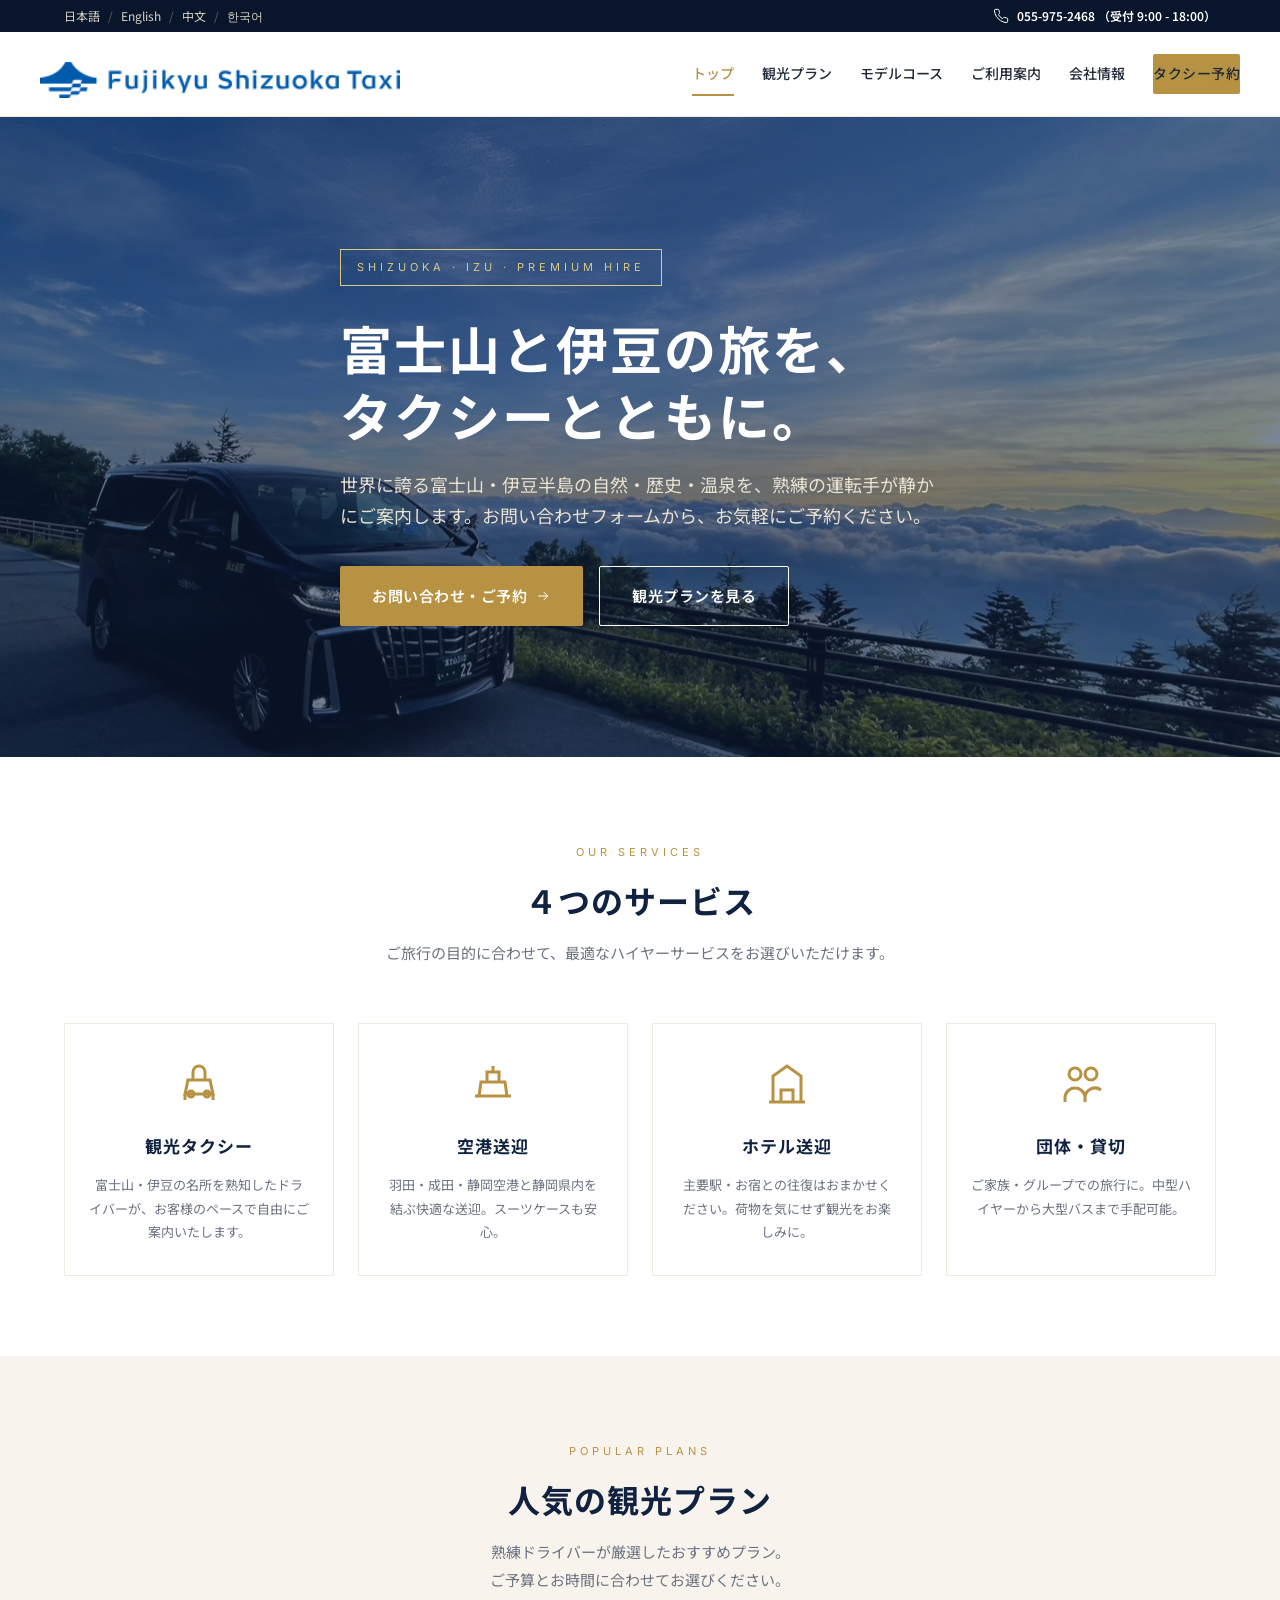
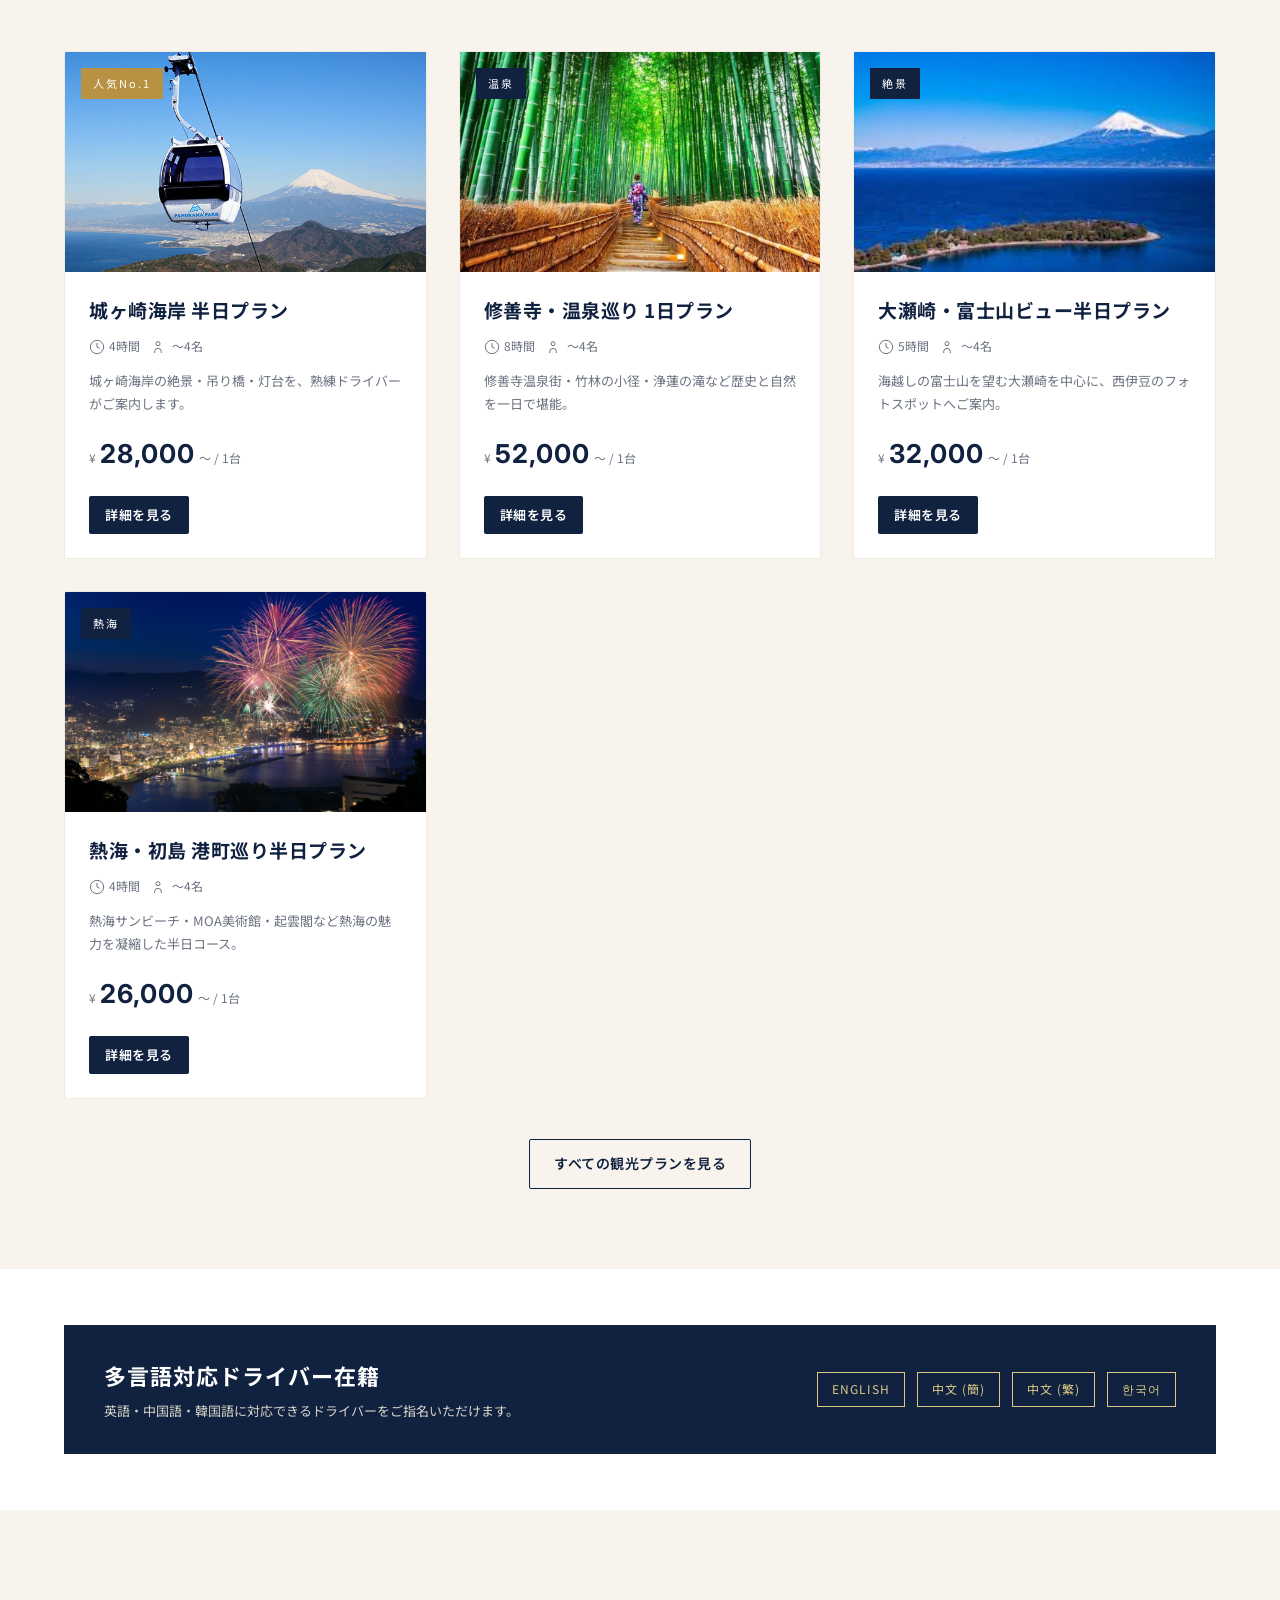
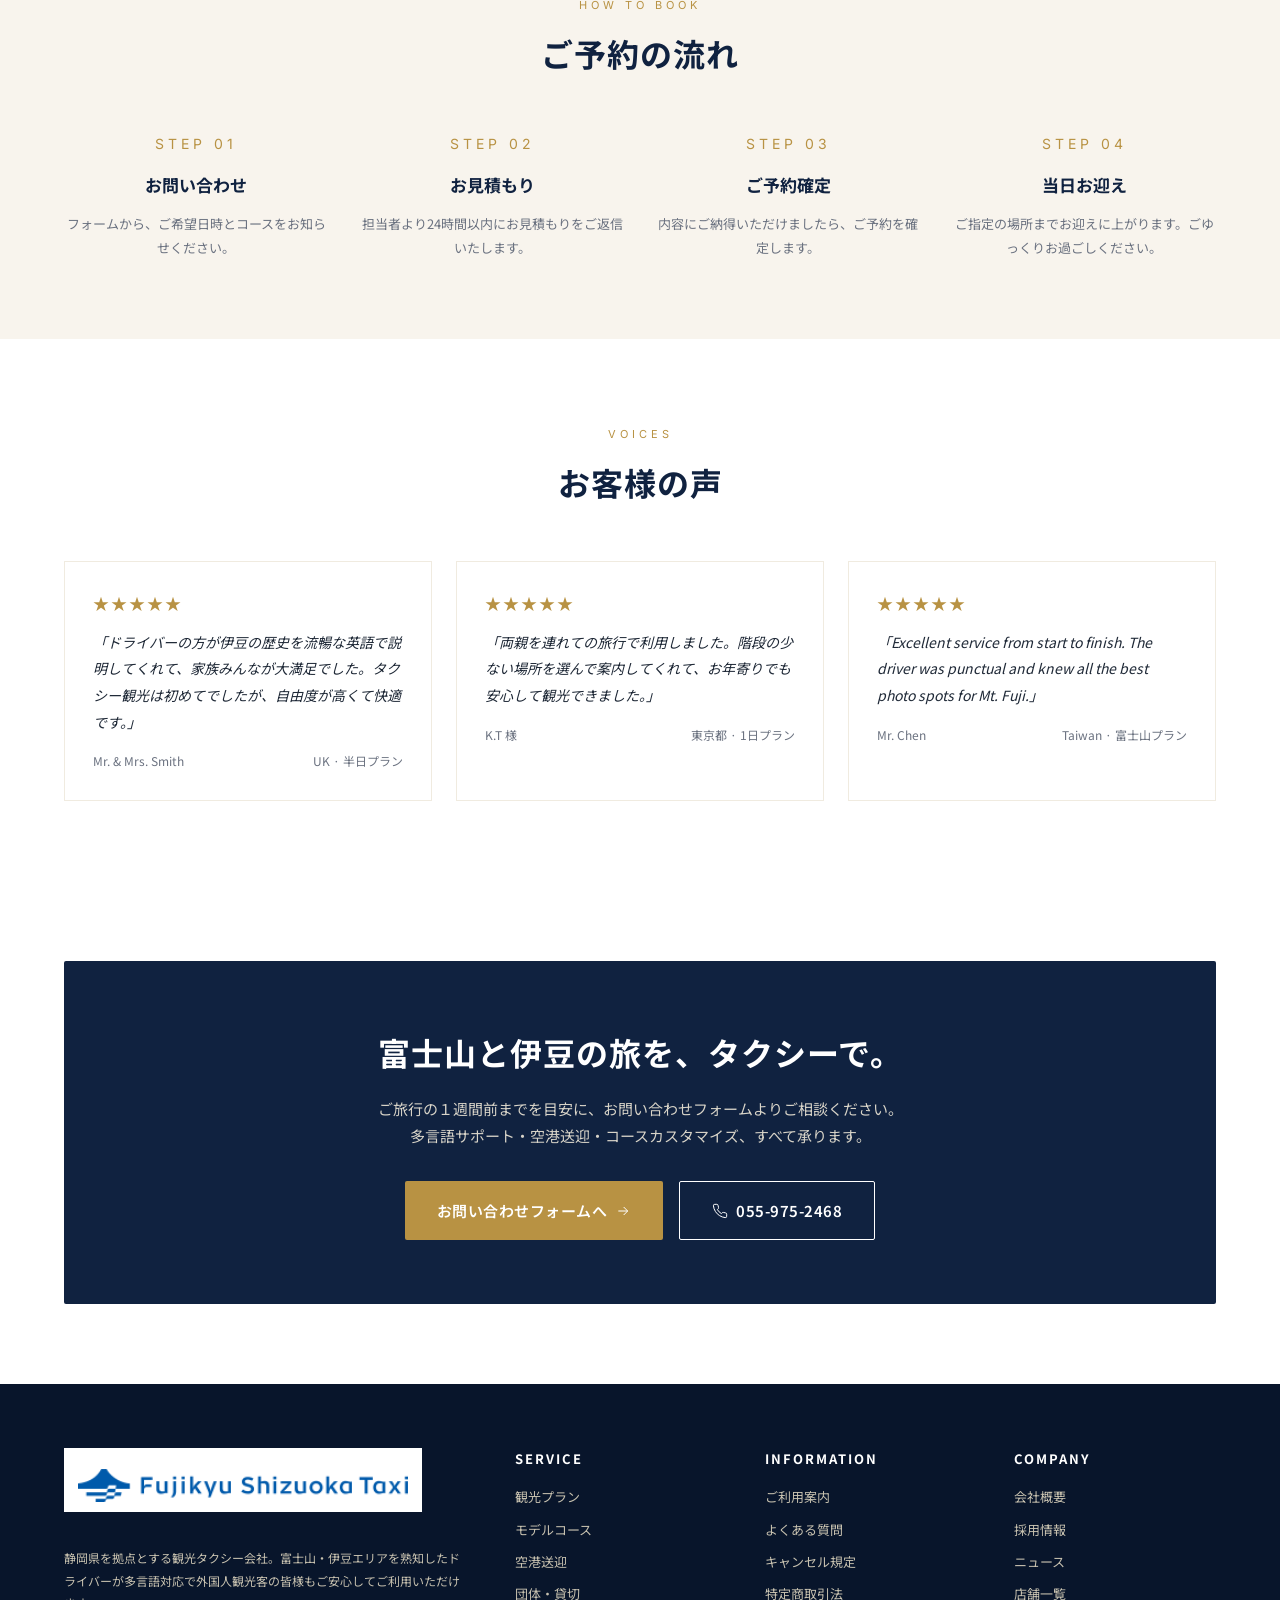
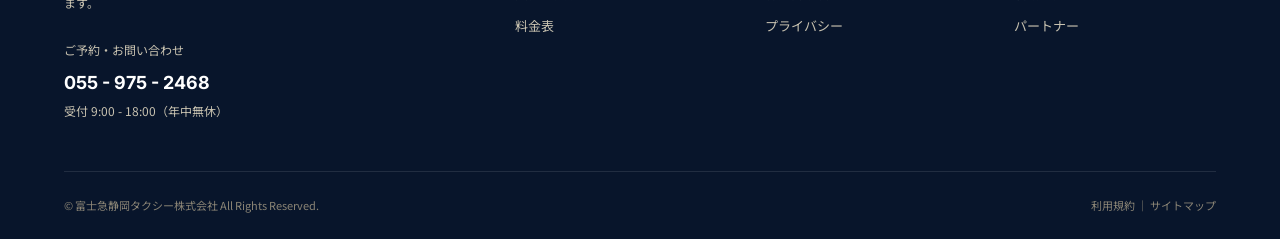
<file: index.html>
<!DOCTYPE html>
<html lang="ja">
<head>
<meta charset="UTF-8">
<meta name="viewport" content="width=device-width, initial-scale=1.0">
<title>富士急静岡タクシー  |  富士山・伊豆エリアの観光タクシー・空港送迎</title>
<link href="https://fonts.googleapis.com/css2?family=Inter:wght@400;500;600;700&family=Noto+Sans+JP:wght@400;500;600;700&display=swap" rel="stylesheet">
<link rel="stylesheet" href="assets/styles.css">
</head>
<body>

<!-- ===== Top bar ===== -->
<div class="top-bar">
  <div class="container row">
    <div class="lang">
      <a href="#">日本語</a> <span>/</span> <a href="#">English</a> <span>/</span> <a href="#">中文</a> <span>/</span> <a href="#">한국어</a>
    </div>
    <div class="phone">
      <svg class="icon-sm" viewBox="0 0 24 24"><path d="M22 16.92v3a2 2 0 0 1-2.18 2 19.79 19.79 0 0 1-8.63-3.07 19.5 19.5 0 0 1-6-6 19.79 19.79 0 0 1-3.07-8.67A2 2 0 0 1 4.11 2h3a2 2 0 0 1 2 1.72c.12.96.34 1.9.66 2.81a2 2 0 0 1-.45 2.11L8.09 9.91a16 16 0 0 0 6 6l1.27-1.27a2 2 0 0 1 2.11-.45c.91.32 1.85.54 2.81.66A2 2 0 0 1 22 16.92z"/></svg>
      055-975-2468  （受付 9:00 - 18:00）
    </div>
  </div>
</div>

<!-- ===== Header ===== -->
<header class="header">
  <div class="container row">
    <a href="index.html" class="logo">
      <img src="logo_20240918_bottom.png" alt="富士急静岡タクシー" style="height:48px;width:auto;">
    </a>
    <nav class="nav">
      <a href="index.html" class="active">トップ</a>
      <a href="plan.html">観光プラン</a>
      <a href="course.html">モデルコース</a>
      <a href="#">ご利用案内</a>
      <a href="#">会社情報</a>
      <a href="#contact" class="btn btn-primary btn-sm">タクシー予約</a>
    </nav>
  </div>
</header>

<!-- ===== Hero ===== -->
<section class="hero">
  <div class="container">
    <div class="hero-eyebrow">SHIZUOKA  ·  IZU  ·  PREMIUM HIRE</div>
    <h1>富士山と伊豆の旅を、<br>タクシーとともに。</h1>
    <p>世界に誇る富士山・伊豆半島の自然・歴史・温泉を、熟練の運転手が静かにご案内します。お問い合わせフォームから、お気軽にご予約ください。</p>
    <div class="hero-actions">
      <a href="#contact" class="btn btn-primary btn-lg">
        お問い合わせ・ご予約
        <svg class="icon-sm" viewBox="0 0 24 24"><path d="M5 12h14M13 6l6 6-6 6"/></svg>
      </a>
      <a href="plan.html" class="btn btn-outline btn-lg" style="color:#fff;border-color:#fff;">観光プランを見る</a>
    </div>
  </div>
</section>

<!-- ===== Services ===== -->
<section class="section">
  <div class="container">
    <div class="section-head">
      <span class="eyebrow">OUR SERVICES</span>
      <h2>４つのサービス</h2>
      <p class="lead">ご旅行の目的に合わせて、最適なハイヤーサービスをお選びいただけます。</p>
    </div>
    <div class="services">
      <div class="service-card">
        <div class="service-icon">
          <svg class="icon" style="width:48px;height:48px;" viewBox="0 0 24 24"><path d="M5 17h14l-1.5-7h-11L5 17z"/><path d="M5 17v3M19 17v3M9 10V6a3 3 0 0 1 6 0v4"/><circle cx="8" cy="17" r="1.5"/><circle cx="16" cy="17" r="1.5"/></svg>
        </div>
        <h3>観光タクシー</h3>
        <p>富士山・伊豆の名所を熟知したドライバーが、お客様のペースで自由にご案内いたします。</p>
      </div>
      <div class="service-card">
        <div class="service-icon">
          <svg class="icon" style="width:48px;height:48px;" viewBox="0 0 24 24"><path d="M3 18h18M5 18l1-7h12l1 7M9 11V6h6v5"/><path d="M12 3v3"/></svg>
        </div>
        <h3>空港送迎</h3>
        <p>羽田・成田・静岡空港と静岡県内を結ぶ快適な送迎。スーツケースも安心。</p>
      </div>
      <div class="service-card">
        <div class="service-icon">
          <svg class="icon" style="width:48px;height:48px;" viewBox="0 0 24 24"><path d="M3 21h18M5 21V8l7-5 7 5v13"/><path d="M9 21v-6h6v6"/></svg>
        </div>
        <h3>ホテル送迎</h3>
        <p>主要駅・お宿との往復はおまかせください。荷物を気にせず観光をお楽しみに。</p>
      </div>
      <div class="service-card">
        <div class="service-icon">
          <svg class="icon" style="width:48px;height:48px;" viewBox="0 0 24 24"><circle cx="9" cy="7" r="3"/><circle cx="17" cy="7" r="3"/><path d="M4 21v-2a5 5 0 0 1 10 0v2M14 21v-2a5 5 0 0 1 8-4"/></svg>
        </div>
        <h3>団体・貸切</h3>
        <p>ご家族・グループでの旅行に。中型ハイヤーから大型バスまで手配可能。</p>
      </div>
    </div>
  </div>
</section>

<!-- ===== Featured plans ===== -->
<section class="section section-alt">
  <div class="container">
    <div class="section-head">
      <span class="eyebrow">POPULAR PLANS</span>
      <h2>人気の観光プラン</h2>
      <p class="lead">熟練ドライバーが厳選したおすすめプラン。<br>ご予算とお時間に合わせてお選びください。</p>
    </div>
    <div class="plan-grid">
      <article class="plan-card">
        <div class="photo" style="background-image:url('fujisan_miryoku01_img02.jpg');">
          <span class="badge badge--gold">人気No.1</span>
        </div>
        <div class="body">
          <h3>城ヶ崎海岸  半日プラン</h3>
          <div class="meta">
            <span><svg class="icon-sm" viewBox="0 0 24 24"><circle cx="12" cy="12" r="10"/><path d="M12 6v6l4 2"/></svg>4時間</span>
            <span><svg class="icon-sm" viewBox="0 0 24 24"><circle cx="9" cy="7" r="3"/><path d="M4 21v-2a5 5 0 0 1 10 0v2"/></svg>〜4名</span>
          </div>
          <p class="desc">城ヶ崎海岸の絶景・吊り橋・灯台を、熟練ドライバーがご案内します。</p>
          <div class="price"><span class="yen">¥</span><span class="num">28,000</span><span class="unit">〜 / 1台</span></div>
          <a href="plan.html" class="btn btn-dark btn-sm">詳細を見る</a>
        </div>
      </article>

      <article class="plan-card">
        <div class="photo" style="background-image:url('jpg-1687-1024x634-1-1.jpg');">
          <span class="badge">温泉</span>
        </div>
        <div class="body">
          <h3>修善寺・温泉巡り  1日プラン</h3>
          <div class="meta">
            <span><svg class="icon-sm" viewBox="0 0 24 24"><circle cx="12" cy="12" r="10"/><path d="M12 6v6l4 2"/></svg>8時間</span>
            <span><svg class="icon-sm" viewBox="0 0 24 24"><circle cx="9" cy="7" r="3"/><path d="M4 21v-2a5 5 0 0 1 10 0v2"/></svg>〜4名</span>
          </div>
          <p class="desc">修善寺温泉街・竹林の小径・浄蓮の滝など歴史と自然を一日で堪能。</p>
          <div class="price"><span class="yen">¥</span><span class="num">52,000</span><span class="unit">〜 / 1台</span></div>
          <a href="plan.html" class="btn btn-dark btn-sm">詳細を見る</a>
        </div>
      </article>

      <article class="plan-card">
        <div class="photo" style="background-image:url('ダウンロード.jfif');">
          <span class="badge">絶景</span>
        </div>
        <div class="body">
          <h3>大瀬崎・富士山ビュー半日プラン</h3>
          <div class="meta">
            <span><svg class="icon-sm" viewBox="0 0 24 24"><circle cx="12" cy="12" r="10"/><path d="M12 6v6l4 2"/></svg>5時間</span>
            <span><svg class="icon-sm" viewBox="0 0 24 24"><circle cx="9" cy="7" r="3"/><path d="M4 21v-2a5 5 0 0 1 10 0v2"/></svg>〜4名</span>
          </div>
          <p class="desc">海越しの富士山を望む大瀬崎を中心に、西伊豆のフォトスポットへご案内。</p>
          <div class="price"><span class="yen">¥</span><span class="num">32,000</span><span class="unit">〜 / 1台</span></div>
          <a href="plan.html" class="btn btn-dark btn-sm">詳細を見る</a>
        </div>
      </article>

      <article class="plan-card">
        <div class="photo" style="background-image:url('pixta_68276006_M.jpg');">
          <span class="badge">熱海</span>
        </div>
        <div class="body">
          <h3>熱海・初島  港町巡り半日プラン</h3>
          <div class="meta">
            <span><svg class="icon-sm" viewBox="0 0 24 24"><circle cx="12" cy="12" r="10"/><path d="M12 6v6l4 2"/></svg>4時間</span>
            <span><svg class="icon-sm" viewBox="0 0 24 24"><circle cx="9" cy="7" r="3"/><path d="M4 21v-2a5 5 0 0 1 10 0v2"/></svg>〜4名</span>
          </div>
          <p class="desc">熱海サンビーチ・MOA美術館・起雲閣など熱海の魅力を凝縮した半日コース。</p>
          <div class="price"><span class="yen">¥</span><span class="num">26,000</span><span class="unit">〜 / 1台</span></div>
          <a href="plan.html" class="btn btn-dark btn-sm">詳細を見る</a>
        </div>
      </article>
    </div>
    <div style="text-align:center;margin-top:40px;">
      <a href="plan.html" class="btn btn-outline">すべての観光プランを見る</a>
    </div>
  </div>
</section>

<!-- ===== Lang banner ===== -->
<section class="section section-tight">
  <div class="container">
    <div class="lang-banner">
      <div class="text">
        <h3>多言語対応ドライバー在籍</h3>
        <p>英語・中国語・韓国語に対応できるドライバーをご指名いただけます。</p>
      </div>
      <div class="langs">
        <span>ENGLISH</span>
        <span>中文 (簡)</span>
        <span>中文 (繁)</span>
        <span>한국어</span>
      </div>
    </div>
  </div>
</section>

<!-- ===== Steps ===== -->
<section class="section section-alt">
  <div class="container">
    <div class="section-head">
      <span class="eyebrow">HOW TO BOOK</span>
      <h2>ご予約の流れ</h2>
    </div>
    <div class="steps">
      <div class="step">
        <div class="step-num">STEP 01</div>
        <h3>お問い合わせ</h3>
        <p>フォームから、ご希望日時とコースをお知らせください。</p>
      </div>
      <div class="step">
        <div class="step-num">STEP 02</div>
        <h3>お見積もり</h3>
        <p>担当者より24時間以内にお見積もりをご返信いたします。</p>
      </div>
      <div class="step">
        <div class="step-num">STEP 03</div>
        <h3>ご予約確定</h3>
        <p>内容にご納得いただけましたら、ご予約を確定します。</p>
      </div>
      <div class="step">
        <div class="step-num">STEP 04</div>
        <h3>当日お迎え</h3>
        <p>ご指定の場所までお迎えに上がります。ごゆっくりお過ごしください。</p>
      </div>
    </div>
  </div>
</section>

<!-- ===== Voices ===== -->
<section class="section">
  <div class="container">
    <div class="section-head">
      <span class="eyebrow">VOICES</span>
      <h2>お客様の声</h2>
    </div>
    <div class="voices">
      <div class="voice">
        <div class="stars">★★★★★</div>
        <blockquote>「ドライバーの方が伊豆の歴史を流暢な英語で説明してくれて、家族みんなが大満足でした。タクシー観光は初めてでしたが、自由度が高くて快適です。」</blockquote>
        <cite><span>Mr. & Mrs. Smith</span><span>UK · 半日プラン</span></cite>
      </div>
      <div class="voice">
        <div class="stars">★★★★★</div>
        <blockquote>「両親を連れての旅行で利用しました。階段の少ない場所を選んで案内してくれて、お年寄りでも安心して観光できました。」</blockquote>
        <cite><span>K.T 様</span><span>東京都 · 1日プラン</span></cite>
      </div>
      <div class="voice">
        <div class="stars">★★★★★</div>
        <blockquote>「Excellent service from start to finish. The driver was punctual and knew all the best photo spots for Mt. Fuji.」</blockquote>
        <cite><span>Mr. Chen</span><span>Taiwan · 富士山プラン</span></cite>
      </div>
    </div>
  </div>
</section>

<!-- ===== CTA ===== -->
<section class="section" id="contact">
  <div class="container">
    <div class="cta-banner">
      <h2>富士山と伊豆の旅を、タクシーで。</h2>
      <p>ご旅行の１週間前までを目安に、お問い合わせフォームよりご相談ください。<br>多言語サポート・空港送迎・コースカスタマイズ、すべて承ります。</p>
      <div class="hero-actions" style="justify-content:center;">
        <a href="#" class="btn btn-primary btn-lg">
          お問い合わせフォームへ
          <svg class="icon-sm" viewBox="0 0 24 24"><path d="M5 12h14M13 6l6 6-6 6"/></svg>
        </a>
        <a href="tel:0559752468" class="btn btn-outline btn-lg" style="color:#fff;border-color:#fff;">
          <svg class="icon-sm" viewBox="0 0 24 24"><path d="M22 16.92v3a2 2 0 0 1-2.18 2 19.79 19.79 0 0 1-8.63-3.07 19.5 19.5 0 0 1-6-6 19.79 19.79 0 0 1-3.07-8.67A2 2 0 0 1 4.11 2h3a2 2 0 0 1 2 1.72c.12.96.34 1.9.66 2.81a2 2 0 0 1-.45 2.11L8.09 9.91a16 16 0 0 0 6 6l1.27-1.27a2 2 0 0 1 2.11-.45c.91.32 1.85.54 2.81.66A2 2 0 0 1 22 16.92z"/></svg>
          055-975-2468
        </a>
      </div>
    </div>
  </div>
</section>

<!-- ===== Footer ===== -->
<footer class="footer">
  <div class="container">
    <div class="footer-grid">
      <div>
        <div class="logo" style="margin-bottom:12px;background:#fff;padding:10px 14px;display:inline-block;">
          <img src="logo_20240918_bottom.png" alt="富士急静岡タクシー" style="height:44px;width:auto;">
        </div>
        <p class="desc">静岡県を拠点とする観光タクシー会社。富士山・伊豆エリアを熟知したドライバーが多言語対応で外国人観光客の皆様もご安心してご利用いただけます。</p>
        <div class="contact-block">
          ご予約・お問い合わせ
          <strong>055 - 975 - 2468</strong>
          受付 9:00 - 18:00（年中無休）
        </div>
      </div>
      <div>
        <h4>SERVICE</h4>
        <ul>
          <li><a href="plan.html">観光プラン</a></li>
          <li><a href="course.html">モデルコース</a></li>
          <li><a href="#">空港送迎</a></li>
          <li><a href="#">団体・貸切</a></li>
          <li><a href="#">料金表</a></li>
        </ul>
      </div>
      <div>
        <h4>INFORMATION</h4>
        <ul>
          <li><a href="#">ご利用案内</a></li>
          <li><a href="#">よくある質問</a></li>
          <li><a href="#">キャンセル規定</a></li>
          <li><a href="#">特定商取引法</a></li>
          <li><a href="#">プライバシー</a></li>
        </ul>
      </div>
      <div>
        <h4>COMPANY</h4>
        <ul>
          <li><a href="#">会社概要</a></li>
          <li><a href="#">採用情報</a></li>
          <li><a href="#">ニュース</a></li>
          <li><a href="#">店舗一覧</a></li>
          <li><a href="#">パートナー</a></li>
        </ul>
      </div>
    </div>
    <div class="footer-bottom">
      <span>© 富士急静岡タクシー株式会社  All Rights Reserved.</span>
      <span><a href="#">利用規約</a>  ｜  <a href="#">サイトマップ</a></span>
    </div>
  </div>
</footer>

</body>
</html>
</file>
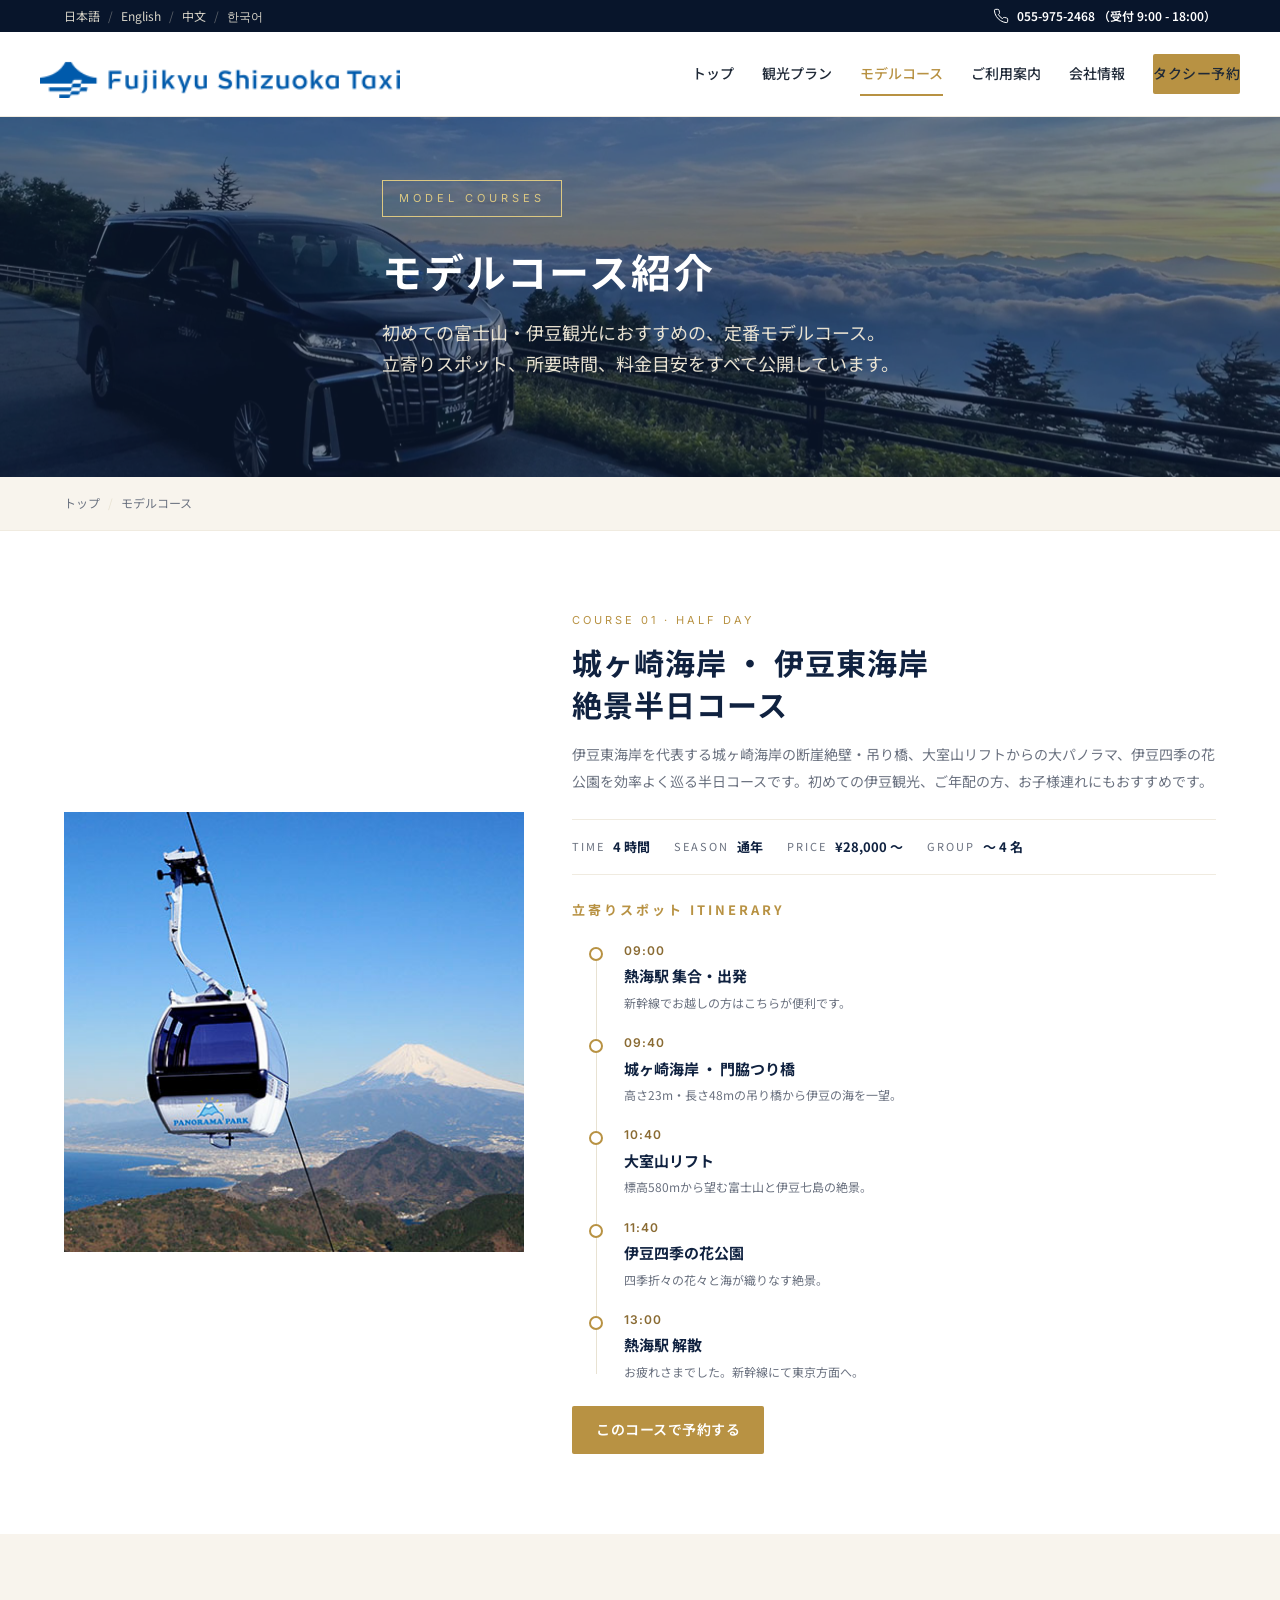
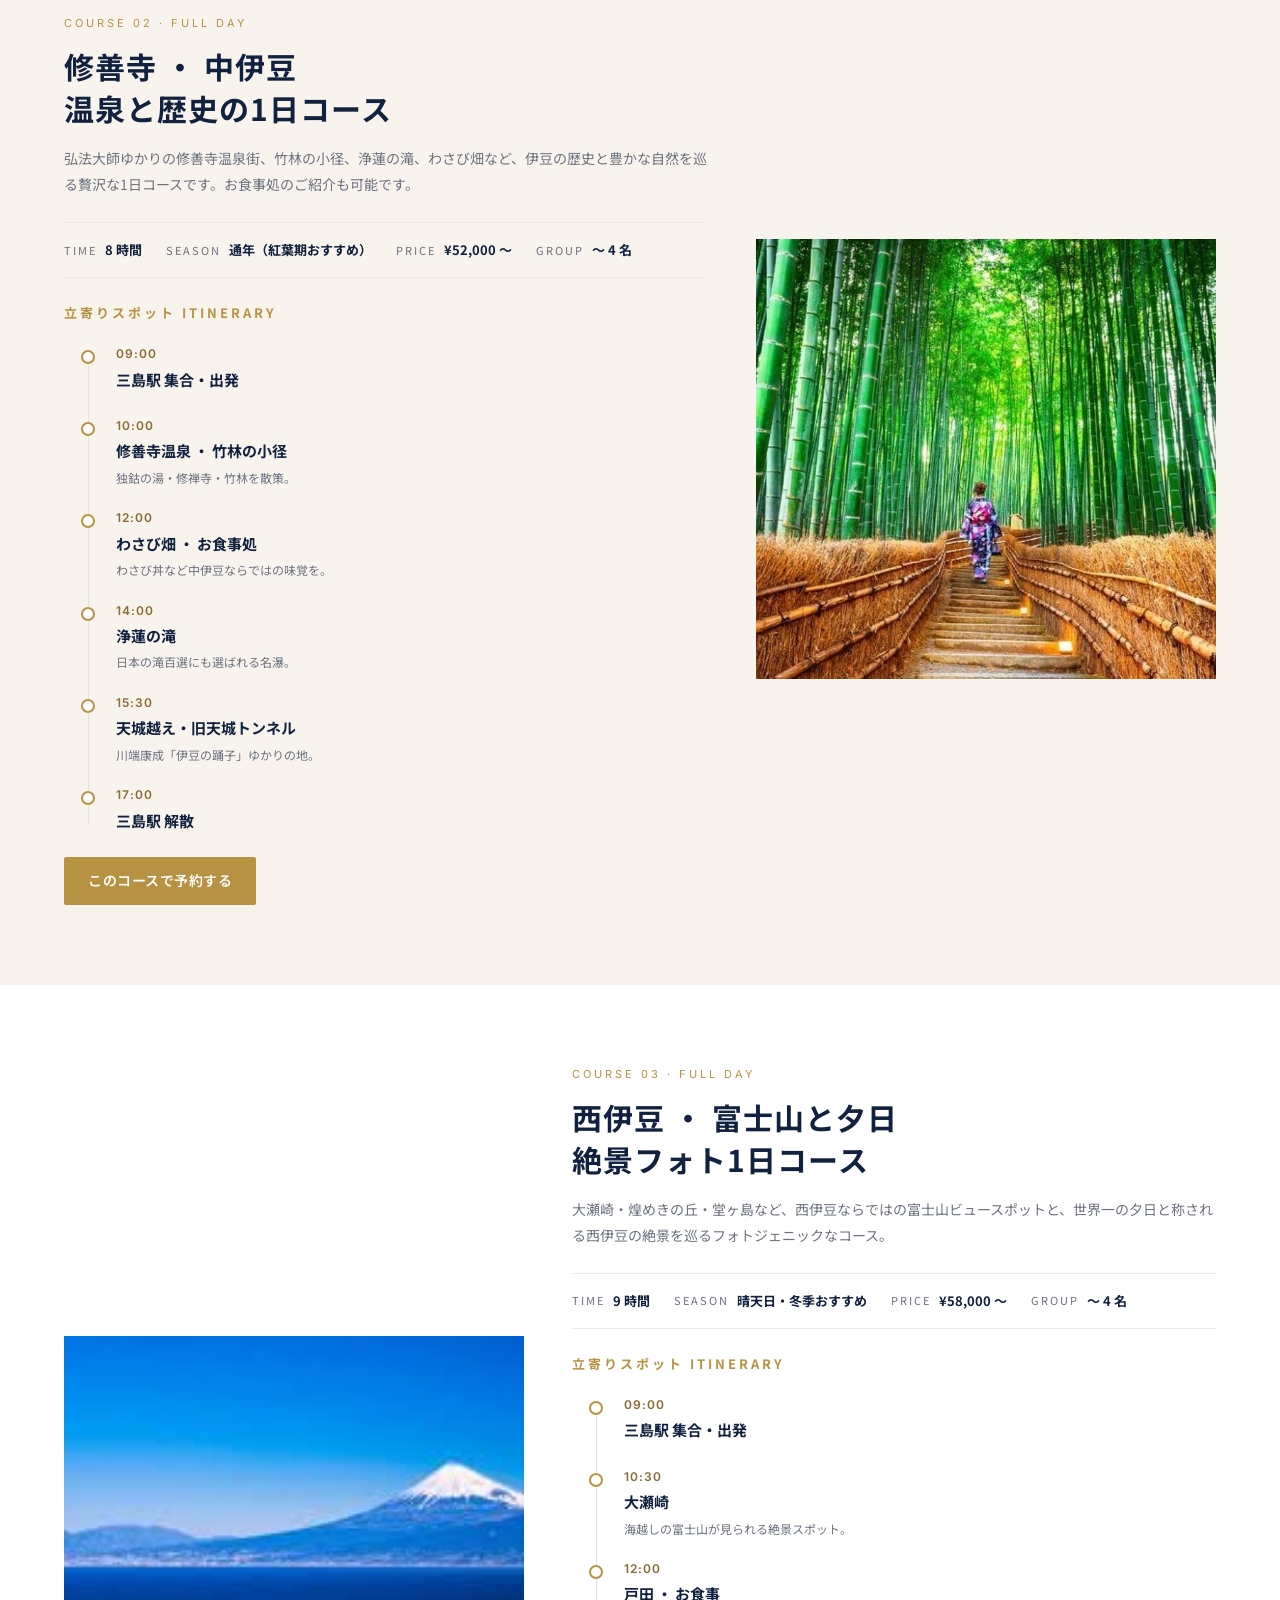
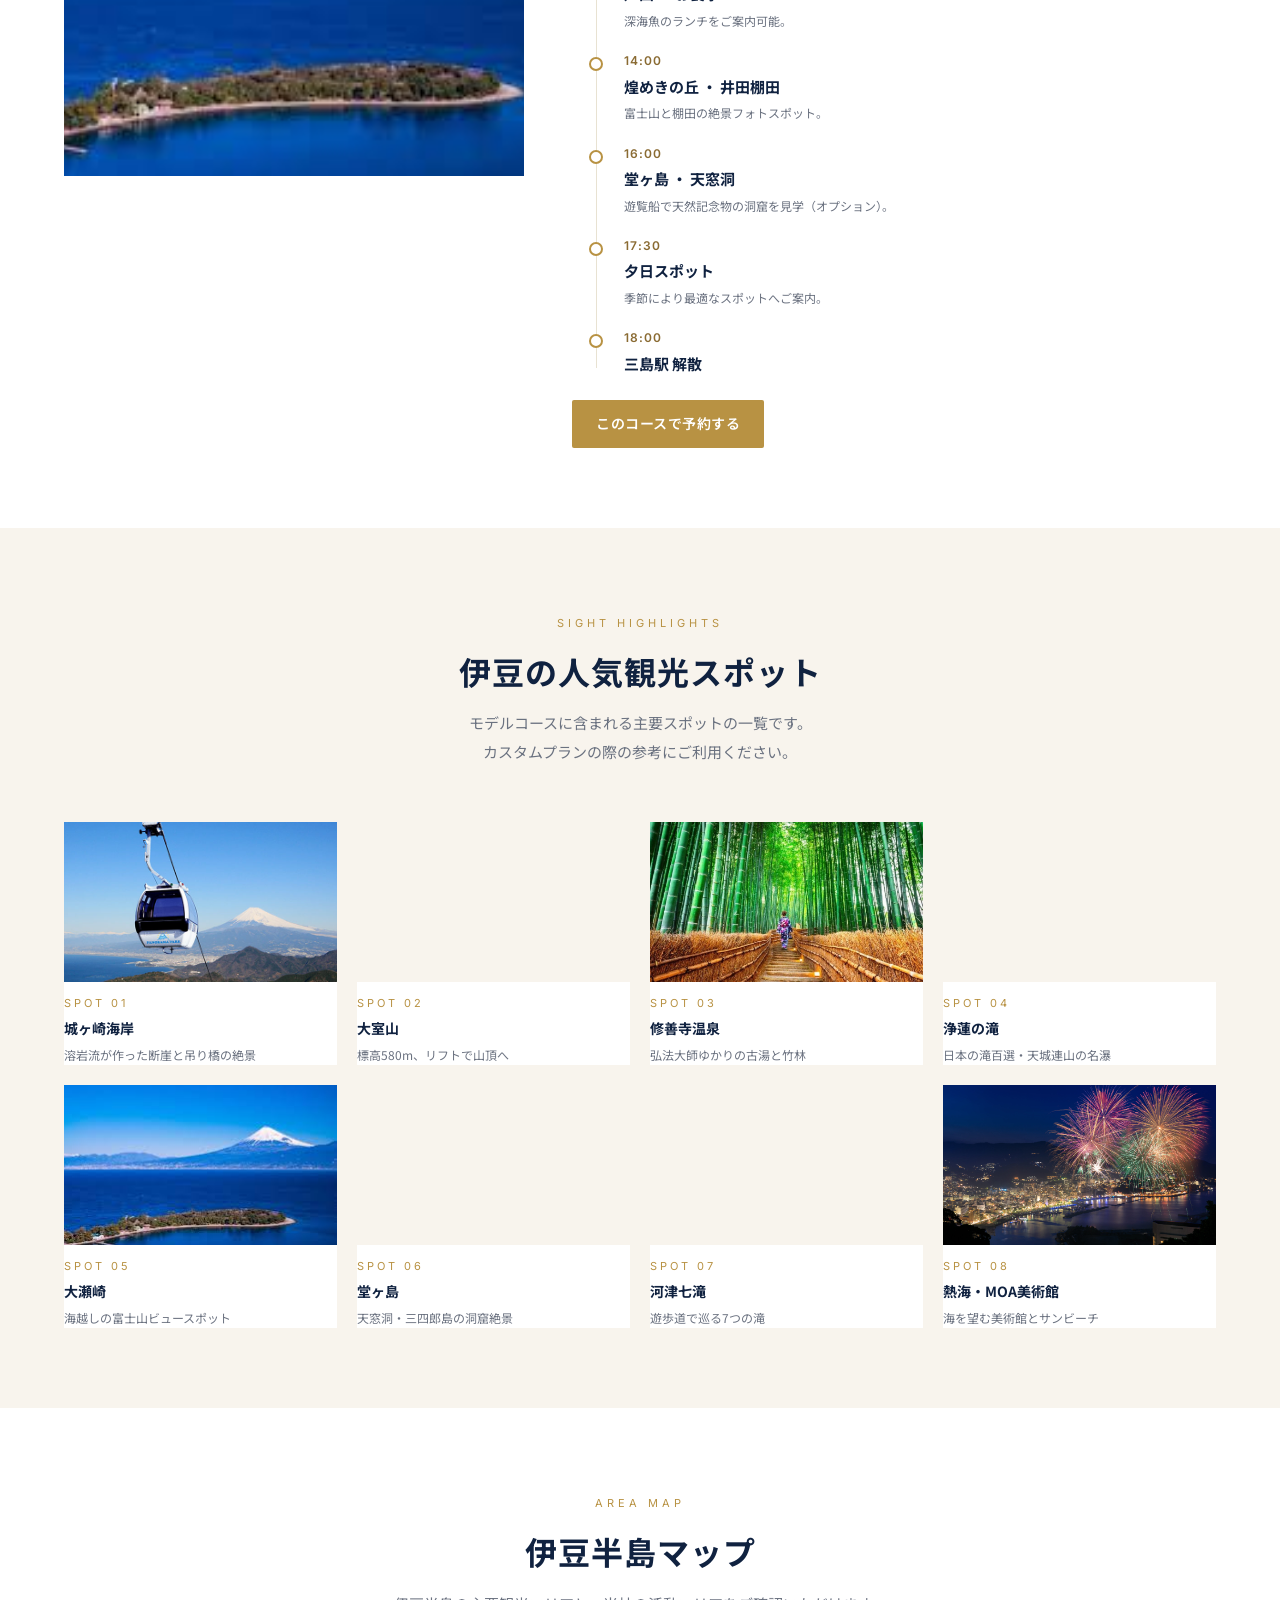
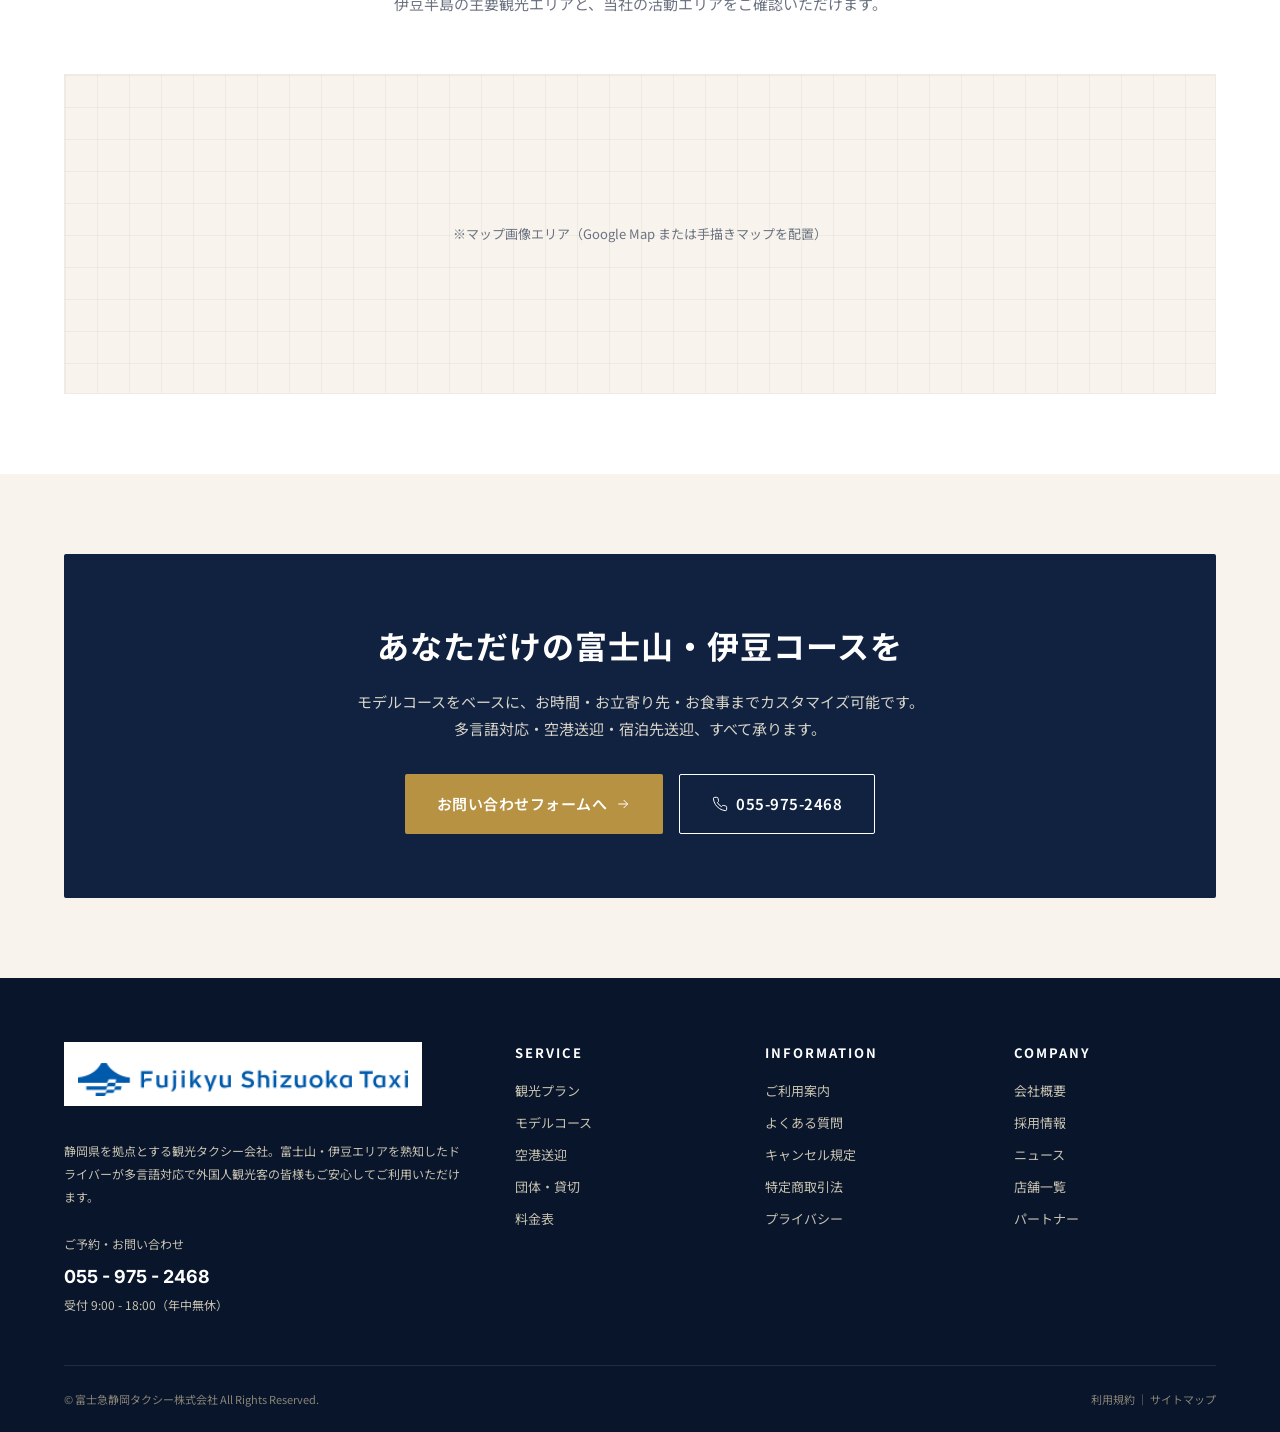
<file: course.html>
<!DOCTYPE html>
<html lang="ja">
<head>
<meta charset="UTF-8">
<meta name="viewport" content="width=device-width, initial-scale=1.0">
<title>モデルコース紹介  |  富士急静岡タクシー</title>
<link href="https://fonts.googleapis.com/css2?family=Inter:wght@400;500;600;700&family=Noto+Sans+JP:wght@400;500;600;700&display=swap" rel="stylesheet">
<link rel="stylesheet" href="assets/styles.css">
</head>
<body>

<!-- ===== Top bar ===== -->
<div class="top-bar">
  <div class="container row">
    <div class="lang">
      <a href="#">日本語</a> <span>/</span> <a href="#">English</a> <span>/</span> <a href="#">中文</a> <span>/</span> <a href="#">한국어</a>
    </div>
    <div class="phone">
      <svg class="icon-sm" viewBox="0 0 24 24"><path d="M22 16.92v3a2 2 0 0 1-2.18 2 19.79 19.79 0 0 1-8.63-3.07 19.5 19.5 0 0 1-6-6 19.79 19.79 0 0 1-3.07-8.67A2 2 0 0 1 4.11 2h3a2 2 0 0 1 2 1.72c.12.96.34 1.9.66 2.81a2 2 0 0 1-.45 2.11L8.09 9.91a16 16 0 0 0 6 6l1.27-1.27a2 2 0 0 1 2.11-.45c.91.32 1.85.54 2.81.66A2 2 0 0 1 22 16.92z"/></svg>
      055-975-2468  （受付 9:00 - 18:00）
    </div>
  </div>
</div>

<!-- ===== Header ===== -->
<header class="header">
  <div class="container row">
    <a href="index.html" class="logo">
      <img src="logo_20240918_bottom.png" alt="富士急静岡タクシー" style="height:48px;width:auto;">
    </a>
    <nav class="nav">
      <a href="index.html">トップ</a>
      <a href="plan.html">観光プラン</a>
      <a href="course.html" class="active">モデルコース</a>
      <a href="#">ご利用案内</a>
      <a href="#">会社情報</a>
      <a href="#contact" class="btn btn-primary btn-sm">タクシー予約</a>
    </nav>
  </div>
</header>

<!-- ===== Hero ===== -->
<section class="hero hero-sub" style="background-image:url('front_hero_img1.jpg');">
  <div class="container">
    <div class="hero-eyebrow">MODEL COURSES</div>
    <h1>モデルコース紹介</h1>
    <p>初めての富士山・伊豆観光におすすめの、定番モデルコース。<br>立寄りスポット、所要時間、料金目安をすべて公開しています。</p>
  </div>
</section>

<!-- ===== Breadcrumb ===== -->
<div class="breadcrumb">
  <div class="container">
    <ol>
      <li><a href="index.html">トップ</a></li>
      <li>モデルコース</li>
    </ol>
  </div>
</div>

<!-- ===== Course 1: 伊豆東海岸 ===== -->
<section class="section">
  <div class="container">
    <div class="course">
      <div class="photo" style="background-image:url('fujisan_miryoku01_img02.jpg');"></div>
      <div class="course-content">
        <div class="eyebrow">COURSE 01  ·  HALF DAY</div>
        <h3>城ヶ崎海岸 ・ 伊豆東海岸<br>絶景半日コース</h3>
        <p class="summary">伊豆東海岸を代表する城ヶ崎海岸の断崖絶壁・吊り橋、大室山リフトからの大パノラマ、伊豆四季の花公園を効率よく巡る半日コースです。初めての伊豆観光、ご年配の方、お子様連れにもおすすめです。</p>
        <div class="course-meta-row">
          <div class="course-meta">
            <span class="label">TIME</span>
            <strong>4 時間</strong>
          </div>
          <div class="course-meta">
            <span class="label">SEASON</span>
            <strong>通年</strong>
          </div>
          <div class="course-meta">
            <span class="label">PRICE</span>
            <strong>¥28,000 〜</strong>
          </div>
          <div class="course-meta">
            <span class="label">GROUP</span>
            <strong>〜 4 名</strong>
          </div>
        </div>
        <h4 style="font-size:13px;color:var(--gold);letter-spacing:3px;margin-bottom:20px;">立寄りスポット  ITINERARY</h4>
        <ul class="timeline">
          <li>
            <div class="time">09:00</div>
            <div class="spot">熱海駅 集合・出発</div>
            <div class="note">新幹線でお越しの方はこちらが便利です。</div>
          </li>
          <li>
            <div class="time">09:40</div>
            <div class="spot">城ヶ崎海岸 ・ 門脇つり橋</div>
            <div class="note">高さ23m・長さ48mの吊り橋から伊豆の海を一望。</div>
          </li>
          <li>
            <div class="time">10:40</div>
            <div class="spot">大室山リフト</div>
            <div class="note">標高580mから望む富士山と伊豆七島の絶景。</div>
          </li>
          <li>
            <div class="time">11:40</div>
            <div class="spot">伊豆四季の花公園</div>
            <div class="note">四季折々の花々と海が織りなす絶景。</div>
          </li>
          <li>
            <div class="time">13:00</div>
            <div class="spot">熱海駅 解散</div>
            <div class="note">お疲れさまでした。新幹線にて東京方面へ。</div>
          </li>
        </ul>
        <div style="margin-top:24px;">
          <a href="#contact" class="btn btn-primary">このコースで予約する</a>
        </div>
      </div>
    </div>
  </div>
</section>

<!-- ===== Course 2: 修善寺 1日 ===== -->
<section class="section section-alt">
  <div class="container">
    <div class="course" style="grid-template-columns:7fr 5fr;">
      <div class="course-content">
        <div class="eyebrow">COURSE 02  ·  FULL DAY</div>
        <h3>修善寺 ・ 中伊豆<br>温泉と歴史の1日コース</h3>
        <p class="summary">弘法大師ゆかりの修善寺温泉街、竹林の小径、浄蓮の滝、わさび畑など、伊豆の歴史と豊かな自然を巡る贅沢な1日コースです。お食事処のご紹介も可能です。</p>
        <div class="course-meta-row">
          <div class="course-meta">
            <span class="label">TIME</span>
            <strong>8 時間</strong>
          </div>
          <div class="course-meta">
            <span class="label">SEASON</span>
            <strong>通年（紅葉期おすすめ）</strong>
          </div>
          <div class="course-meta">
            <span class="label">PRICE</span>
            <strong>¥52,000 〜</strong>
          </div>
          <div class="course-meta">
            <span class="label">GROUP</span>
            <strong>〜 4 名</strong>
          </div>
        </div>
        <h4 style="font-size:13px;color:var(--gold);letter-spacing:3px;margin-bottom:20px;">立寄りスポット  ITINERARY</h4>
        <ul class="timeline">
          <li>
            <div class="time">09:00</div>
            <div class="spot">三島駅 集合・出発</div>
          </li>
          <li>
            <div class="time">10:00</div>
            <div class="spot">修善寺温泉 ・ 竹林の小径</div>
            <div class="note">独鈷の湯・修禅寺・竹林を散策。</div>
          </li>
          <li>
            <div class="time">12:00</div>
            <div class="spot">わさび畑 ・ お食事処</div>
            <div class="note">わさび丼など中伊豆ならではの味覚を。</div>
          </li>
          <li>
            <div class="time">14:00</div>
            <div class="spot">浄蓮の滝</div>
            <div class="note">日本の滝百選にも選ばれる名瀑。</div>
          </li>
          <li>
            <div class="time">15:30</div>
            <div class="spot">天城越え・旧天城トンネル</div>
            <div class="note">川端康成「伊豆の踊子」ゆかりの地。</div>
          </li>
          <li>
            <div class="time">17:00</div>
            <div class="spot">三島駅 解散</div>
          </li>
        </ul>
        <div style="margin-top:24px;">
          <a href="#contact" class="btn btn-primary">このコースで予約する</a>
        </div>
      </div>
      <div class="photo" style="background-image:url('jpg-1687-1024x634-1-1.jpg');"></div>
    </div>
  </div>
</section>

<!-- ===== Course 3: 西伊豆 富士山 ===== -->
<section class="section">
  <div class="container">
    <div class="course">
      <div class="photo" style="background-image:url('ダウンロード.jfif');"></div>
      <div class="course-content">
        <div class="eyebrow">COURSE 03  ·  FULL DAY</div>
        <h3>西伊豆 ・ 富士山と夕日<br>絶景フォト1日コース</h3>
        <p class="summary">大瀬崎・煌めきの丘・堂ヶ島など、西伊豆ならではの富士山ビュースポットと、世界一の夕日と称される西伊豆の絶景を巡るフォトジェニックなコース。</p>
        <div class="course-meta-row">
          <div class="course-meta">
            <span class="label">TIME</span>
            <strong>9 時間</strong>
          </div>
          <div class="course-meta">
            <span class="label">SEASON</span>
            <strong>晴天日・冬季おすすめ</strong>
          </div>
          <div class="course-meta">
            <span class="label">PRICE</span>
            <strong>¥58,000 〜</strong>
          </div>
          <div class="course-meta">
            <span class="label">GROUP</span>
            <strong>〜 4 名</strong>
          </div>
        </div>
        <h4 style="font-size:13px;color:var(--gold);letter-spacing:3px;margin-bottom:20px;">立寄りスポット  ITINERARY</h4>
        <ul class="timeline">
          <li>
            <div class="time">09:00</div>
            <div class="spot">三島駅 集合・出発</div>
          </li>
          <li>
            <div class="time">10:30</div>
            <div class="spot">大瀬崎</div>
            <div class="note">海越しの富士山が見られる絶景スポット。</div>
          </li>
          <li>
            <div class="time">12:00</div>
            <div class="spot">戸田 ・ お食事</div>
            <div class="note">深海魚のランチをご案内可能。</div>
          </li>
          <li>
            <div class="time">14:00</div>
            <div class="spot">煌めきの丘 ・ 井田棚田</div>
            <div class="note">富士山と棚田の絶景フォトスポット。</div>
          </li>
          <li>
            <div class="time">16:00</div>
            <div class="spot">堂ヶ島 ・ 天窓洞</div>
            <div class="note">遊覧船で天然記念物の洞窟を見学（オプション）。</div>
          </li>
          <li>
            <div class="time">17:30</div>
            <div class="spot">夕日スポット</div>
            <div class="note">季節により最適なスポットへご案内。</div>
          </li>
          <li>
            <div class="time">18:00</div>
            <div class="spot">三島駅 解散</div>
          </li>
        </ul>
        <div style="margin-top:24px;">
          <a href="#contact" class="btn btn-primary">このコースで予約する</a>
        </div>
      </div>
    </div>
  </div>
</section>

<!-- ===== Spots: highlight ===== -->
<section class="section section-alt">
  <div class="container">
    <div class="section-head">
      <span class="eyebrow">SIGHT HIGHLIGHTS</span>
      <h2>伊豆の人気観光スポット</h2>
      <p class="lead">モデルコースに含まれる主要スポットの一覧です。<br>カスタムプランの際の参考にご利用ください。</p>
    </div>
    <div class="spots">
      <div class="spot-card">
        <div class="photo" style="background-image:url('fujisan_miryoku01_img02.jpg');"></div>
        <div class="num">SPOT 01</div>
        <h4>城ヶ崎海岸</h4>
        <p>溶岩流が作った断崖と吊り橋の絶景</p>
      </div>
      <div class="spot-card">
        <div class="photo" style="background-image:url('https://images.unsplash.com/photo-1480796927426-f609979314bd?w=500&q=80');"></div>
        <div class="num">SPOT 02</div>
        <h4>大室山</h4>
        <p>標高580m、リフトで山頂へ</p>
      </div>
      <div class="spot-card">
        <div class="photo" style="background-image:url('jpg-1687-1024x634-1-1.jpg');"></div>
        <div class="num">SPOT 03</div>
        <h4>修善寺温泉</h4>
        <p>弘法大師ゆかりの古湯と竹林</p>
      </div>
      <div class="spot-card">
        <div class="photo" style="background-image:url('https://images.unsplash.com/photo-1522383225653-ed111181a951?w=500&q=80');"></div>
        <div class="num">SPOT 04</div>
        <h4>浄蓮の滝</h4>
        <p>日本の滝百選・天城連山の名瀑</p>
      </div>
      <div class="spot-card">
        <div class="photo" style="background-image:url('ダウンロード.jfif');"></div>
        <div class="num">SPOT 05</div>
        <h4>大瀬崎</h4>
        <p>海越しの富士山ビュースポット</p>
      </div>
      <div class="spot-card">
        <div class="photo" style="background-image:url('https://images.unsplash.com/photo-1506665531195-3566af2b4dfa?w=500&q=80');"></div>
        <div class="num">SPOT 06</div>
        <h4>堂ヶ島</h4>
        <p>天窓洞・三四郎島の洞窟絶景</p>
      </div>
      <div class="spot-card">
        <div class="photo" style="background-image:url('https://images.unsplash.com/photo-1583416750470-f4d8e9a5f5e3?w=500&q=80');"></div>
        <div class="num">SPOT 07</div>
        <h4>河津七滝</h4>
        <p>遊歩道で巡る7つの滝</p>
      </div>
      <div class="spot-card">
        <div class="photo" style="background-image:url('pixta_68276006_M.jpg');"></div>
        <div class="num">SPOT 08</div>
        <h4>熱海・MOA美術館</h4>
        <p>海を望む美術館とサンビーチ</p>
      </div>
    </div>
  </div>
</section>

<!-- ===== Map area placeholder ===== -->
<section class="section">
  <div class="container">
    <div class="section-head">
      <span class="eyebrow">AREA MAP</span>
      <h2>伊豆半島マップ</h2>
      <p class="lead">伊豆半島の主要観光エリアと、当社の活動エリアをご確認いただけます。</p>
    </div>
    <div class="map-box">
      <span>※マップ画像エリア（Google Map または手描きマップを配置）</span>
    </div>
  </div>
</section>

<!-- ===== CTA ===== -->
<section class="section section-alt" id="contact">
  <div class="container">
    <div class="cta-banner">
      <h2>あなただけの富士山・伊豆コースを</h2>
      <p>モデルコースをベースに、お時間・お立寄り先・お食事までカスタマイズ可能です。<br>多言語対応・空港送迎・宿泊先送迎、すべて承ります。</p>
      <div class="hero-actions" style="justify-content:center;">
        <a href="#" class="btn btn-primary btn-lg">
          お問い合わせフォームへ
          <svg class="icon-sm" viewBox="0 0 24 24"><path d="M5 12h14M13 6l6 6-6 6"/></svg>
        </a>
        <a href="tel:0559752468" class="btn btn-outline btn-lg" style="color:#fff;border-color:#fff;">
          <svg class="icon-sm" viewBox="0 0 24 24"><path d="M22 16.92v3a2 2 0 0 1-2.18 2 19.79 19.79 0 0 1-8.63-3.07 19.5 19.5 0 0 1-6-6 19.79 19.79 0 0 1-3.07-8.67A2 2 0 0 1 4.11 2h3a2 2 0 0 1 2 1.72c.12.96.34 1.9.66 2.81a2 2 0 0 1-.45 2.11L8.09 9.91a16 16 0 0 0 6 6l1.27-1.27a2 2 0 0 1 2.11-.45c.91.32 1.85.54 2.81.66A2 2 0 0 1 22 16.92z"/></svg>
          055-975-2468
        </a>
      </div>
    </div>
  </div>
</section>

<!-- ===== Footer ===== -->
<footer class="footer">
  <div class="container">
    <div class="footer-grid">
      <div>
        <div class="logo" style="margin-bottom:12px;background:#fff;padding:10px 14px;display:inline-block;">
          <img src="logo_20240918_bottom.png" alt="富士急静岡タクシー" style="height:44px;width:auto;">
        </div>
        <p class="desc">静岡県を拠点とする観光タクシー会社。富士山・伊豆エリアを熟知したドライバーが多言語対応で外国人観光客の皆様もご安心してご利用いただけます。</p>
        <div class="contact-block">
          ご予約・お問い合わせ
          <strong>055 - 975 - 2468</strong>
          受付 9:00 - 18:00（年中無休）
        </div>
      </div>
      <div><h4>SERVICE</h4><ul>
        <li><a href="plan.html">観光プラン</a></li>
        <li><a href="course.html">モデルコース</a></li>
        <li><a href="#">空港送迎</a></li>
        <li><a href="#">団体・貸切</a></li>
        <li><a href="#">料金表</a></li>
      </ul></div>
      <div><h4>INFORMATION</h4><ul>
        <li><a href="#">ご利用案内</a></li>
        <li><a href="#">よくある質問</a></li>
        <li><a href="#">キャンセル規定</a></li>
        <li><a href="#">特定商取引法</a></li>
        <li><a href="#">プライバシー</a></li>
      </ul></div>
      <div><h4>COMPANY</h4><ul>
        <li><a href="#">会社概要</a></li>
        <li><a href="#">採用情報</a></li>
        <li><a href="#">ニュース</a></li>
        <li><a href="#">店舗一覧</a></li>
        <li><a href="#">パートナー</a></li>
      </ul></div>
    </div>
    <div class="footer-bottom">
      <span>© 富士急静岡タクシー株式会社  All Rights Reserved.</span>
      <span><a href="#">利用規約</a>  ｜  <a href="#">サイトマップ</a></span>
    </div>
  </div>
</footer>

</body>
</html>
</file>
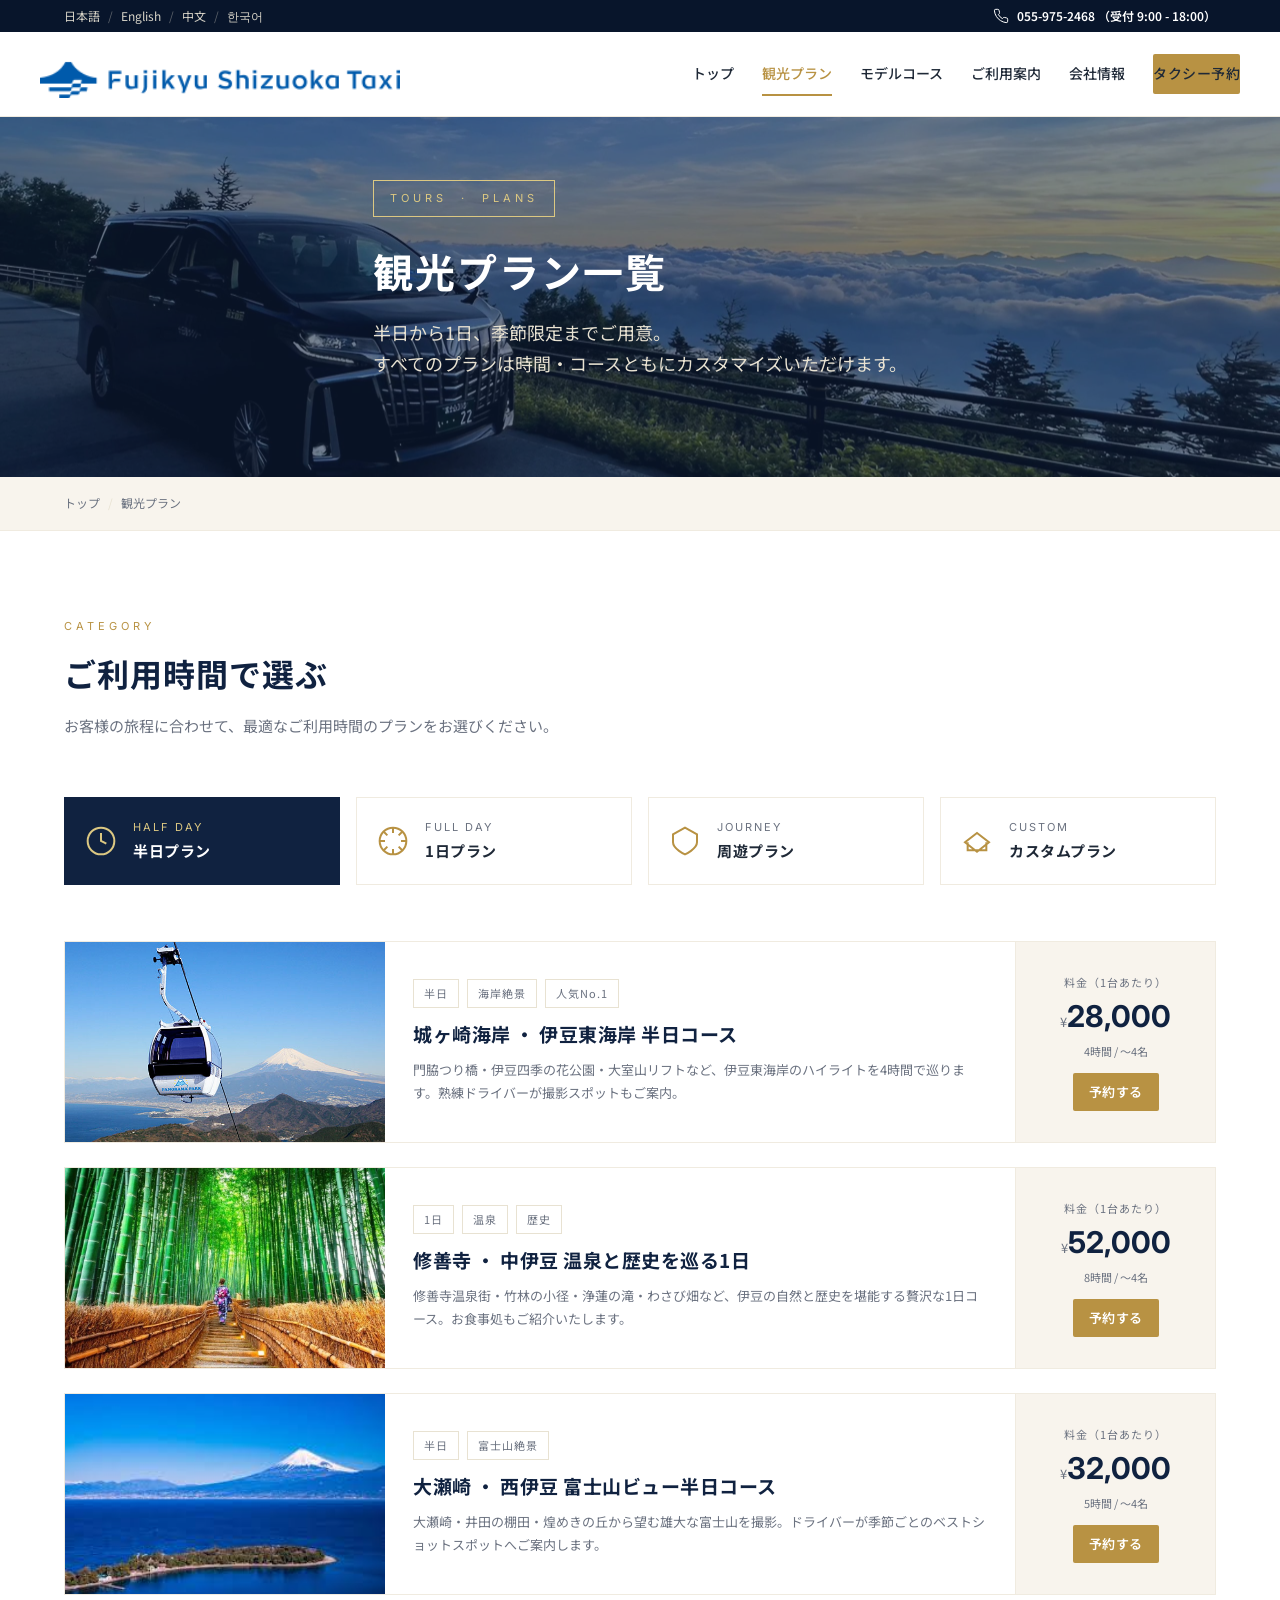
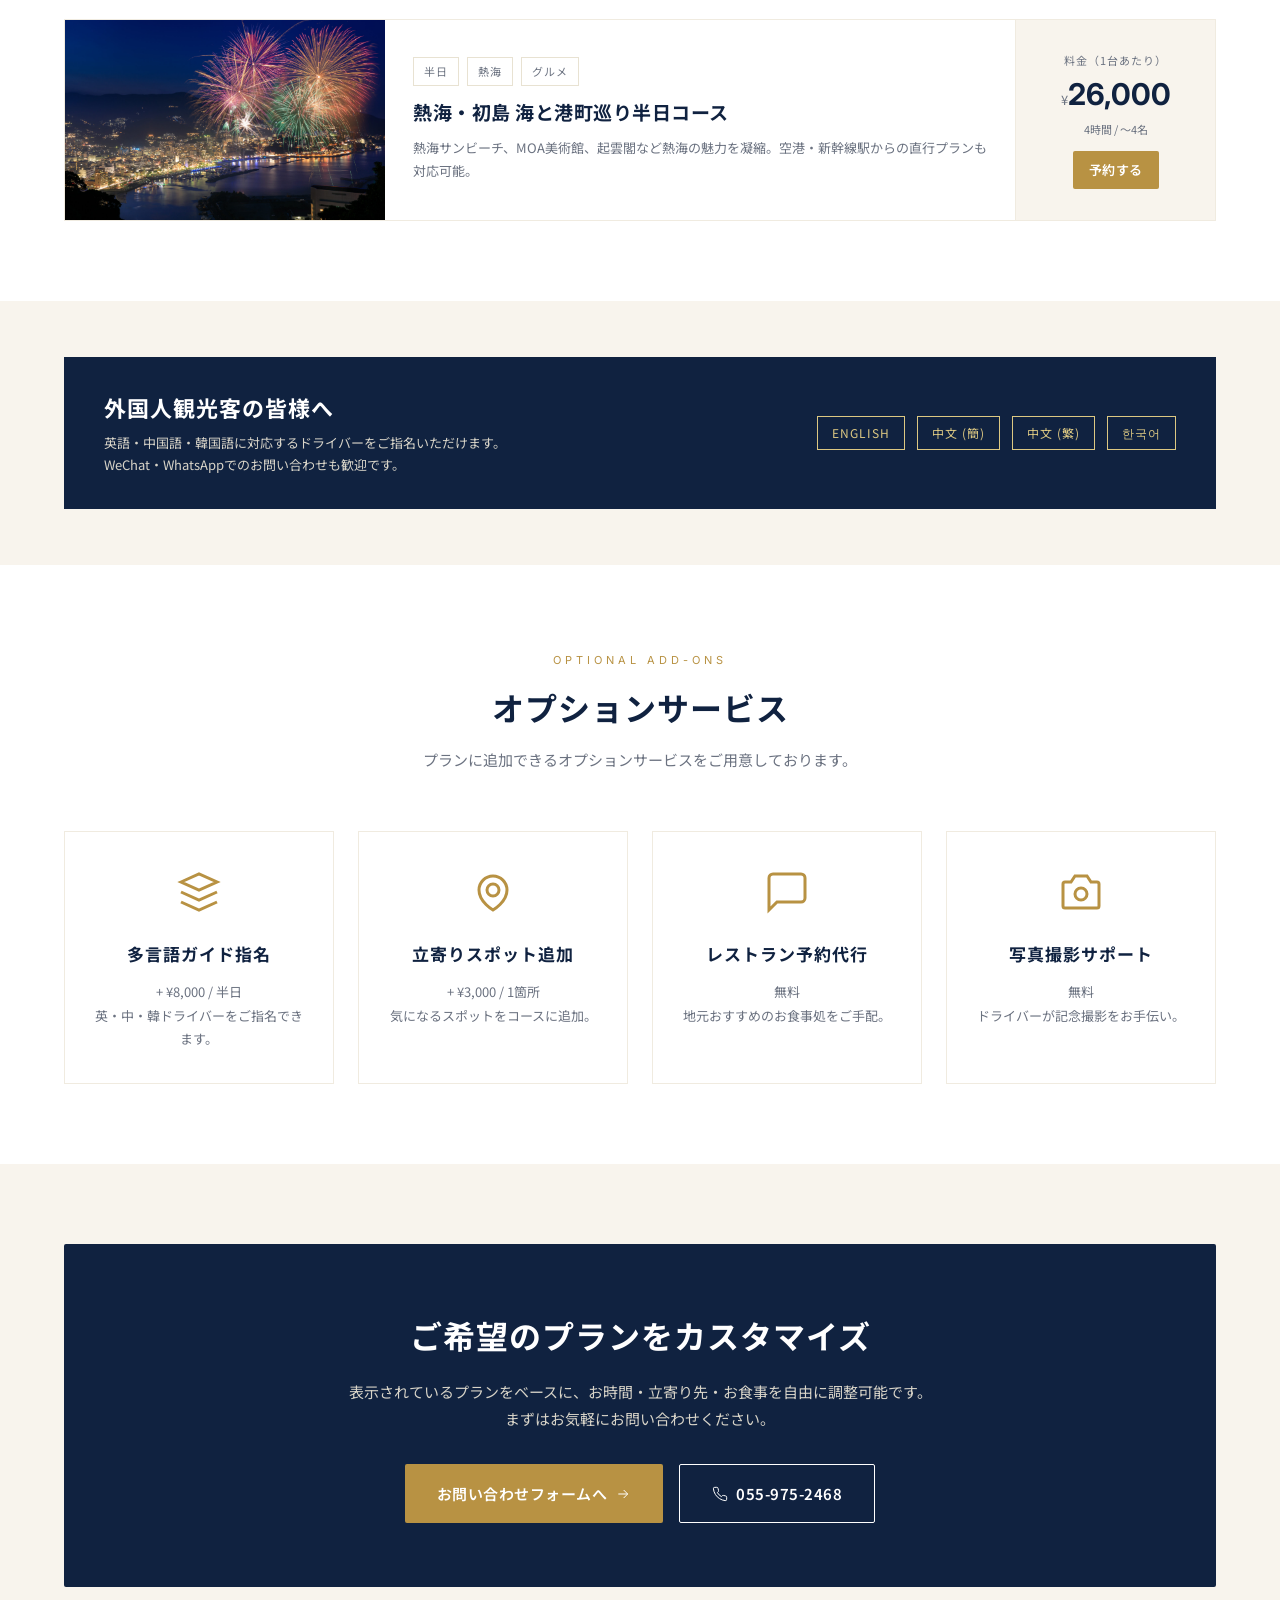
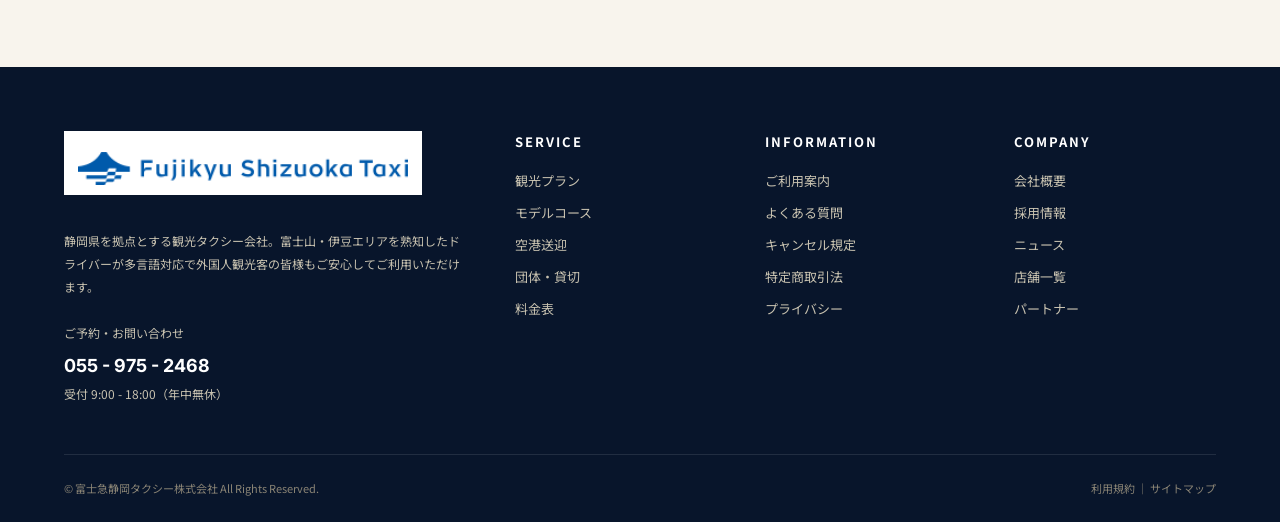
<file: plan.html>
<!DOCTYPE html>
<html lang="ja">
<head>
<meta charset="UTF-8">
<meta name="viewport" content="width=device-width, initial-scale=1.0">
<title>観光プラン  |  富士急静岡タクシー</title>
<link href="https://fonts.googleapis.com/css2?family=Inter:wght@400;500;600;700&family=Noto+Sans+JP:wght@400;500;600;700&display=swap" rel="stylesheet">
<link rel="stylesheet" href="assets/styles.css">
</head>
<body>

<!-- ===== Top bar ===== -->
<div class="top-bar">
  <div class="container row">
    <div class="lang">
      <a href="#">日本語</a> <span>/</span> <a href="#">English</a> <span>/</span> <a href="#">中文</a> <span>/</span> <a href="#">한국어</a>
    </div>
    <div class="phone">
      <svg class="icon-sm" viewBox="0 0 24 24"><path d="M22 16.92v3a2 2 0 0 1-2.18 2 19.79 19.79 0 0 1-8.63-3.07 19.5 19.5 0 0 1-6-6 19.79 19.79 0 0 1-3.07-8.67A2 2 0 0 1 4.11 2h3a2 2 0 0 1 2 1.72c.12.96.34 1.9.66 2.81a2 2 0 0 1-.45 2.11L8.09 9.91a16 16 0 0 0 6 6l1.27-1.27a2 2 0 0 1 2.11-.45c.91.32 1.85.54 2.81.66A2 2 0 0 1 22 16.92z"/></svg>
      055-975-2468  （受付 9:00 - 18:00）
    </div>
  </div>
</div>

<!-- ===== Header ===== -->
<header class="header">
  <div class="container row">
    <a href="index.html" class="logo">
      <img src="logo_20240918_bottom.png" alt="富士急静岡タクシー" style="height:48px;width:auto;">
    </a>
    <nav class="nav">
      <a href="index.html">トップ</a>
      <a href="plan.html" class="active">観光プラン</a>
      <a href="course.html">モデルコース</a>
      <a href="#">ご利用案内</a>
      <a href="#">会社情報</a>
      <a href="#contact" class="btn btn-primary btn-sm">タクシー予約</a>
    </nav>
  </div>
</header>

<!-- ===== Hero ===== -->
<section class="hero hero-sub" style="background-image:url('front_hero_img1.jpg');">
  <div class="container">
    <div class="hero-eyebrow">TOURS &nbsp;·&nbsp; PLANS</div>
    <h1>観光プラン一覧</h1>
    <p>半日から1日、季節限定までご用意。<br>すべてのプランは時間・コースともにカスタマイズいただけます。</p>
  </div>
</section>

<!-- ===== Breadcrumb ===== -->
<div class="breadcrumb">
  <div class="container">
    <ol>
      <li><a href="index.html">トップ</a></li>
      <li>観光プラン</li>
    </ol>
  </div>
</div>

<!-- ===== Category nav ===== -->
<section class="section">
  <div class="container">
    <div class="section-head section-head--left" style="text-align:left;">
      <span class="eyebrow">CATEGORY</span>
      <h2>ご利用時間で選ぶ</h2>
      <p class="lead">お客様の旅程に合わせて、最適なご利用時間のプランをお選びください。</p>
    </div>
    <div class="cat-nav">
      <div class="cat-item active">
        <svg class="cat-icon" viewBox="0 0 24 24" fill="none" stroke="currentColor" stroke-width="1.5"><circle cx="12" cy="12" r="10"/><path d="M12 6v6l4 2"/></svg>
        <div class="cat-text">
          <div class="label">HALF DAY</div>
          <div class="name">半日プラン</div>
        </div>
      </div>
      <div class="cat-item">
        <svg class="cat-icon" viewBox="0 0 24 24" fill="none" stroke="currentColor" stroke-width="1.5"><circle cx="12" cy="12" r="10"/><path d="M12 2v4M12 18v4M4.93 4.93l2.83 2.83M16.24 16.24l2.83 2.83M2 12h4M18 12h4M4.93 19.07l2.83-2.83M16.24 7.76l2.83-2.83"/></svg>
        <div class="cat-text">
          <div class="label">FULL DAY</div>
          <div class="name">1日プラン</div>
        </div>
      </div>
      <div class="cat-item">
        <svg class="cat-icon" viewBox="0 0 24 24" fill="none" stroke="currentColor" stroke-width="1.5"><path d="M12 2L3 7v6c0 5 9 9 9 9s9-4 9-9V7l-9-5z"/></svg>
        <div class="cat-text">
          <div class="label">JOURNEY</div>
          <div class="name">周遊プラン</div>
        </div>
      </div>
      <div class="cat-item">
        <svg class="cat-icon" viewBox="0 0 24 24" fill="none" stroke="currentColor" stroke-width="1.5"><path d="M12 20l9-7-9-7-9 7 9 7zM5 13v6h14v-6"/></svg>
        <div class="cat-text">
          <div class="label">CUSTOM</div>
          <div class="name">カスタムプラン</div>
        </div>
      </div>
    </div>

    <!-- ===== Plan list ===== -->
    <div class="plan-list">

      <article class="plan-row">
        <div class="photo" style="background-image:url('fujisan_miryoku01_img02.jpg');"></div>
        <div class="info">
          <div class="tags">
            <span class="tag">半日</span>
            <span class="tag">海岸絶景</span>
            <span class="tag">人気No.1</span>
          </div>
          <h3>城ヶ崎海岸 ・ 伊豆東海岸 半日コース</h3>
          <p class="desc">門脇つり橋・伊豆四季の花公園・大室山リフトなど、伊豆東海岸のハイライトを4時間で巡ります。熟練ドライバーが撮影スポットもご案内。</p>
        </div>
        <div class="right">
          <div class="price">
            <div style="font-size:11px;color:var(--muted);letter-spacing:1px;">料金（1台あたり）</div>
            <div><span class="yen" style="font-size:13px;color:var(--muted);">¥</span><span class="num">28,000</span></div>
            <div style="font-size:11px;color:var(--muted);">4時間 / 〜4名</div>
          </div>
          <a href="#contact" class="btn btn-primary btn-sm">予約する</a>
        </div>
      </article>

      <article class="plan-row">
        <div class="photo" style="background-image:url('jpg-1687-1024x634-1-1.jpg');"></div>
        <div class="info">
          <div class="tags">
            <span class="tag">1日</span>
            <span class="tag">温泉</span>
            <span class="tag">歴史</span>
          </div>
          <h3>修善寺 ・ 中伊豆 温泉と歴史を巡る1日</h3>
          <p class="desc">修善寺温泉街・竹林の小径・浄蓮の滝・わさび畑など、伊豆の自然と歴史を堪能する贅沢な1日コース。お食事処もご紹介いたします。</p>
        </div>
        <div class="right">
          <div class="price">
            <div style="font-size:11px;color:var(--muted);letter-spacing:1px;">料金（1台あたり）</div>
            <div><span class="yen" style="font-size:13px;color:var(--muted);">¥</span><span class="num">52,000</span></div>
            <div style="font-size:11px;color:var(--muted);">8時間 / 〜4名</div>
          </div>
          <a href="#contact" class="btn btn-primary btn-sm">予約する</a>
        </div>
      </article>

      <article class="plan-row">
        <div class="photo" style="background-image:url('ダウンロード.jfif');"></div>
        <div class="info">
          <div class="tags">
            <span class="tag">半日</span>
            <span class="tag">富士山絶景</span>
          </div>
          <h3>大瀬崎 ・ 西伊豆 富士山ビュー半日コース</h3>
          <p class="desc">大瀬崎・井田の棚田・煌めきの丘から望む雄大な富士山を撮影。ドライバーが季節ごとのベストショットスポットへご案内します。</p>
        </div>
        <div class="right">
          <div class="price">
            <div style="font-size:11px;color:var(--muted);letter-spacing:1px;">料金（1台あたり）</div>
            <div><span class="yen" style="font-size:13px;color:var(--muted);">¥</span><span class="num">32,000</span></div>
            <div style="font-size:11px;color:var(--muted);">5時間 / 〜4名</div>
          </div>
          <a href="#contact" class="btn btn-primary btn-sm">予約する</a>
        </div>
      </article>

      <article class="plan-row">
        <div class="photo" style="background-image:url('pixta_68276006_M.jpg');"></div>
        <div class="info">
          <div class="tags">
            <span class="tag">半日</span>
            <span class="tag">熱海</span>
            <span class="tag">グルメ</span>
          </div>
          <h3>熱海・初島 海と港町巡り半日コース</h3>
          <p class="desc">熱海サンビーチ、MOA美術館、起雲閣など熱海の魅力を凝縮。空港・新幹線駅からの直行プランも対応可能。</p>
        </div>
        <div class="right">
          <div class="price">
            <div style="font-size:11px;color:var(--muted);letter-spacing:1px;">料金（1台あたり）</div>
            <div><span class="yen" style="font-size:13px;color:var(--muted);">¥</span><span class="num">26,000</span></div>
            <div style="font-size:11px;color:var(--muted);">4時間 / 〜4名</div>
          </div>
          <a href="#contact" class="btn btn-primary btn-sm">予約する</a>
        </div>
      </article>

    </div>
  </div>
</section>

<!-- ===== Lang banner ===== -->
<section class="section section-tight section-alt">
  <div class="container">
    <div class="lang-banner">
      <div class="text">
        <h3>外国人観光客の皆様へ</h3>
        <p>英語・中国語・韓国語に対応するドライバーをご指名いただけます。<br>WeChat・WhatsAppでのお問い合わせも歓迎です。</p>
      </div>
      <div class="langs">
        <span>ENGLISH</span>
        <span>中文 (簡)</span>
        <span>中文 (繁)</span>
        <span>한국어</span>
      </div>
    </div>
  </div>
</section>

<!-- ===== Add-ons ===== -->
<section class="section">
  <div class="container">
    <div class="section-head">
      <span class="eyebrow">OPTIONAL ADD-ONS</span>
      <h2>オプションサービス</h2>
      <p class="lead">プランに追加できるオプションサービスをご用意しております。</p>
    </div>
    <div class="services">
      <div class="service-card">
        <div class="service-icon">
          <svg class="icon" style="width:48px;height:48px;" viewBox="0 0 24 24"><path d="M3 7l9-4 9 4-9 4-9-4z"/><path d="M3 12l9 4 9-4M3 17l9 4 9-4"/></svg>
        </div>
        <h3>多言語ガイド指名</h3>
        <p>+ ¥8,000 / 半日<br>英・中・韓ドライバーをご指名できます。</p>
      </div>
      <div class="service-card">
        <div class="service-icon">
          <svg class="icon" style="width:48px;height:48px;" viewBox="0 0 24 24"><path d="M12 21s-7-4-7-10a7 7 0 0 1 14 0c0 6-7 10-7 10z"/><circle cx="12" cy="11" r="3"/></svg>
        </div>
        <h3>立寄りスポット追加</h3>
        <p>+ ¥3,000 / 1箇所<br>気になるスポットをコースに追加。</p>
      </div>
      <div class="service-card">
        <div class="service-icon">
          <svg class="icon" style="width:48px;height:48px;" viewBox="0 0 24 24"><path d="M21 15a2 2 0 0 1-2 2H7l-4 4V5a2 2 0 0 1 2-2h14a2 2 0 0 1 2 2z"/></svg>
        </div>
        <h3>レストラン予約代行</h3>
        <p>無料<br>地元おすすめのお食事処をご手配。</p>
      </div>
      <div class="service-card">
        <div class="service-icon">
          <svg class="icon" style="width:48px;height:48px;" viewBox="0 0 24 24"><circle cx="12" cy="13" r="3"/><path d="M9 4h6l2 3h3a1 1 0 0 1 1 1v11a1 1 0 0 1-1 1H4a1 1 0 0 1-1-1V8a1 1 0 0 1 1-1h3l2-3z"/></svg>
        </div>
        <h3>写真撮影サポート</h3>
        <p>無料<br>ドライバーが記念撮影をお手伝い。</p>
      </div>
    </div>
  </div>
</section>

<!-- ===== CTA ===== -->
<section class="section section-alt" id="contact">
  <div class="container">
    <div class="cta-banner">
      <h2>ご希望のプランをカスタマイズ</h2>
      <p>表示されているプランをベースに、お時間・立寄り先・お食事を自由に調整可能です。<br>まずはお気軽にお問い合わせください。</p>
      <div class="hero-actions" style="justify-content:center;">
        <a href="#" class="btn btn-primary btn-lg">
          お問い合わせフォームへ
          <svg class="icon-sm" viewBox="0 0 24 24"><path d="M5 12h14M13 6l6 6-6 6"/></svg>
        </a>
        <a href="tel:0559752468" class="btn btn-outline btn-lg" style="color:#fff;border-color:#fff;">
          <svg class="icon-sm" viewBox="0 0 24 24"><path d="M22 16.92v3a2 2 0 0 1-2.18 2 19.79 19.79 0 0 1-8.63-3.07 19.5 19.5 0 0 1-6-6 19.79 19.79 0 0 1-3.07-8.67A2 2 0 0 1 4.11 2h3a2 2 0 0 1 2 1.72c.12.96.34 1.9.66 2.81a2 2 0 0 1-.45 2.11L8.09 9.91a16 16 0 0 0 6 6l1.27-1.27a2 2 0 0 1 2.11-.45c.91.32 1.85.54 2.81.66A2 2 0 0 1 22 16.92z"/></svg>
          055-975-2468
        </a>
      </div>
    </div>
  </div>
</section>

<!-- ===== Footer ===== -->
<footer class="footer">
  <div class="container">
    <div class="footer-grid">
      <div>
        <div class="logo" style="margin-bottom:12px;background:#fff;padding:10px 14px;display:inline-block;">
          <img src="logo_20240918_bottom.png" alt="富士急静岡タクシー" style="height:44px;width:auto;">
        </div>
        <p class="desc">静岡県を拠点とする観光タクシー会社。富士山・伊豆エリアを熟知したドライバーが多言語対応で外国人観光客の皆様もご安心してご利用いただけます。</p>
        <div class="contact-block">
          ご予約・お問い合わせ
          <strong>055 - 975 - 2468</strong>
          受付 9:00 - 18:00（年中無休）
        </div>
      </div>
      <div><h4>SERVICE</h4><ul>
        <li><a href="plan.html">観光プラン</a></li>
        <li><a href="course.html">モデルコース</a></li>
        <li><a href="#">空港送迎</a></li>
        <li><a href="#">団体・貸切</a></li>
        <li><a href="#">料金表</a></li>
      </ul></div>
      <div><h4>INFORMATION</h4><ul>
        <li><a href="#">ご利用案内</a></li>
        <li><a href="#">よくある質問</a></li>
        <li><a href="#">キャンセル規定</a></li>
        <li><a href="#">特定商取引法</a></li>
        <li><a href="#">プライバシー</a></li>
      </ul></div>
      <div><h4>COMPANY</h4><ul>
        <li><a href="#">会社概要</a></li>
        <li><a href="#">採用情報</a></li>
        <li><a href="#">ニュース</a></li>
        <li><a href="#">店舗一覧</a></li>
        <li><a href="#">パートナー</a></li>
      </ul></div>
    </div>
    <div class="footer-bottom">
      <span>© 富士急静岡タクシー株式会社  All Rights Reserved.</span>
      <span><a href="#">利用規約</a>  ｜  <a href="#">サイトマップ</a></span>
    </div>
  </div>
</footer>

</body>
</html>
</file>
<file: assets/styles.css>
/* ========== Reset & Base ========== */
*, *::before, *::after { box-sizing: border-box; margin: 0; padding: 0; }
html { scroll-behavior: smooth; }
body {
  font-family: 'Noto Sans JP', 'Yu Gothic UI', 'Yu Gothic', 'Hiragino Sans', sans-serif;
  color: var(--text);
  background: var(--bg);
  line-height: 1.7;
  font-size: 15px;
  -webkit-font-smoothing: antialiased;
  -moz-osx-font-smoothing: grayscale;
}
img { max-width: 100%; height: auto; display: block; }
a { color: inherit; text-decoration: none; }
button { font-family: inherit; cursor: pointer; }

:root {
  --navy:        #102240;
  --navy-dark:   #08152B;
  --gold:        #B89243;
  --gold-dark:   #8A6B33;
  --gold-light:  #DCC882;
  --cream:       #FAF7F0;
  --bg:          #FFFFFF;
  --bg-alt:      #F8F4ED;
  --text:        #1F2937;
  --muted:       #6B7280;
  --border:      #E8E2D2;
  --border-light:#F0EBE0;
  --accent:      #8E1F1F; /* deep crimson for sparse accents */
}

/* Latin/number font Inter; Japanese stays Noto Sans JP via fallback */
.f-num { font-family: 'Inter', 'Noto Sans JP', sans-serif; }

/* ========== Layout ========== */
.container { max-width: 1200px; margin: 0 auto; padding: 0 24px; }
.container-wide { max-width: 1400px; margin: 0 auto; padding: 0 24px; }
.section { padding: 80px 0; }
.section-tight { padding: 56px 0; }
.section-alt { background: var(--bg-alt); }
.section-dark { background: var(--navy); color: #fff; }

/* ========== Top bar ========== */
.top-bar {
  background: var(--navy-dark);
  color: #D8D4C8;
  font-size: 12px;
  padding: 6px 0;
}
.top-bar .row {
  display: flex;
  justify-content: space-between;
  align-items: center;
  gap: 16px;
}
.top-bar a { color: #D8D4C8; }
.top-bar a:hover { color: var(--gold-light); }
.top-bar .lang { display: flex; gap: 8px; align-items: center; }
.top-bar .lang span { opacity: 0.4; }
.top-bar .phone {
  display: inline-flex; align-items: center; gap: 8px;
  font-weight: 600; color: #fff;
}

/* ========== Header / Nav ========== */
.header {
  background: #fff;
  border-bottom: 1px solid var(--border-light);
  position: sticky; top: 0; z-index: 100;
}
.header .row {
  display: flex;
  align-items: center;
  justify-content: space-between;
  padding: 18px 0;
}
.logo {
  display: flex; align-items: center; gap: 10px;
}
.logo svg { display: block; }
.logo-text {
  display: flex; flex-direction: column;
  line-height: 1.2;
}
.logo-text .ja { font-size: 15px; font-weight: 700; color: #0066CC; letter-spacing: 1px; }
.logo-text .en { font-size: 11px; font-weight: 600; color: #0066CC; letter-spacing: 1px; }
.logo-text--white .ja { color: #ffffff; }
.logo-text--white .en { color: #C8C2B0; }

.nav {
  display: flex; align-items: center; gap: 28px;
}
.nav a {
  font-size: 14px; font-weight: 500;
  color: var(--text);
  padding: 8px 0;
  position: relative;
  transition: color 0.15s;
}
.nav a:hover { color: var(--gold); }
.nav a.active { color: var(--gold); }
.nav a.active::after {
  content: '';
  position: absolute; bottom: -2px; left: 0; right: 0;
  height: 2px; background: var(--gold);
}

/* ========== Buttons ========== */
.btn {
  display: inline-flex; align-items: center; gap: 8px;
  padding: 12px 24px;
  font-size: 14px; font-weight: 600;
  border: none;
  border-radius: 2px;
  text-decoration: none;
  letter-spacing: 0.5px;
  transition: all 0.15s ease;
  white-space: nowrap;
}
.btn-primary {
  background: var(--gold);
  color: #fff;
}
.btn-primary:hover { background: var(--gold-dark); }
.btn-dark {
  background: var(--navy);
  color: #fff;
}
.btn-dark:hover { background: var(--navy-dark); }
.btn-outline {
  background: transparent;
  color: var(--navy);
  border: 1px solid var(--navy);
}
.btn-outline:hover { background: var(--navy); color: #fff; }
.btn-ghost {
  background: transparent;
  color: var(--gold-dark);
  border: 1px solid var(--gold);
}
.btn-ghost:hover { background: var(--gold); color: #fff; }
.btn-lg { padding: 16px 32px; font-size: 15px; }
.btn-sm { padding: 8px 16px; font-size: 13px; }

/* ========== Hero ========== */
.hero {
  position: relative;
  height: 640px;
  background-color: var(--navy);
  background-image: url('../front_hero_img1.jpg');
  background-size: cover;
  background-position: center;
  color: #fff;
  display: flex;
  align-items: center;
}
.hero::before {
  content: '';
  position: absolute; inset: 0;
  background: rgba(15, 33, 67, 0.55);
}
.hero .container { position: relative; z-index: 1; }
.hero-eyebrow {
  display: inline-block;
  padding: 8px 16px;
  border: 1px solid var(--gold-light);
  color: var(--gold-light);
  font-size: 11px;
  letter-spacing: 4px;
  margin-bottom: 28px;
  font-family: 'Inter', sans-serif;
  text-transform: uppercase;
}
.hero h1 {
  font-size: 52px;
  font-weight: 700;
  line-height: 1.3;
  margin-bottom: 20px;
  letter-spacing: 2px;
}
.hero p {
  font-size: 18px;
  max-width: 600px;
  margin-bottom: 36px;
  color: #E8E2D2;
  font-weight: 400;
}
.hero-actions { display: flex; gap: 16px; flex-wrap: wrap; }

.hero-sub {
  height: 360px;
  background-position: center 80%;
}
.hero-sub h1 { font-size: 40px; }

/* ========== Section heading ========== */
.section-head {
  text-align: center;
  max-width: 720px;
  margin: 0 auto 56px;
}
.section-head .eyebrow {
  display: inline-block;
  font-family: 'Inter', sans-serif;
  font-size: 11px;
  letter-spacing: 4px;
  color: var(--gold);
  text-transform: uppercase;
  margin-bottom: 16px;
}
.section-head h2 {
  font-size: 32px;
  font-weight: 700;
  letter-spacing: 1px;
  color: var(--navy);
  margin-bottom: 16px;
  line-height: 1.4;
}
.section-head .lead {
  font-size: 15px;
  color: var(--muted);
  line-height: 1.9;
}
.section-head--left { text-align: left; margin-left: 0; }

/* ========== Service highlights (top) ========== */
.services {
  display: grid;
  grid-template-columns: repeat(4, 1fr);
  gap: 24px;
}
.service-card {
  padding: 32px 24px;
  background: #fff;
  border: 1px solid var(--border-light);
  text-align: center;
  transition: border-color 0.2s, transform 0.2s;
}
.service-card:hover {
  border-color: var(--gold);
  transform: translateY(-2px);
}
.service-icon {
  width: 56px;
  height: 56px;
  margin: 0 auto 20px;
  display: flex;
  align-items: center;
  justify-content: center;
  color: var(--gold);
}
.service-card h3 {
  font-size: 17px;
  font-weight: 700;
  color: var(--navy);
  margin-bottom: 12px;
  letter-spacing: 1px;
}
.service-card p {
  font-size: 13px;
  color: var(--muted);
  line-height: 1.8;
}

/* ========== Plan cards ========== */
.plan-grid {
  display: grid;
  grid-template-columns: repeat(3, 1fr);
  gap: 32px;
}
.plan-card {
  background: #fff;
  border: 1px solid var(--border-light);
  border-radius: 2px;
  overflow: hidden;
  transition: border-color 0.2s, transform 0.2s;
}
.plan-card:hover {
  border-color: var(--gold);
  transform: translateY(-4px);
}
.plan-card .photo {
  height: 220px;
  background-size: cover;
  background-position: center;
  background-color: var(--bg-alt);
  position: relative;
}
.plan-card .badge {
  position: absolute;
  top: 16px; left: 16px;
  background: var(--navy);
  color: #fff;
  font-size: 11px;
  padding: 6px 12px;
  letter-spacing: 2px;
}
.plan-card .badge--gold { background: var(--gold); }
.plan-card .body {
  padding: 24px;
}
.plan-card h3 {
  font-size: 19px;
  font-weight: 700;
  color: var(--navy);
  margin-bottom: 12px;
  line-height: 1.5;
  letter-spacing: 0.5px;
}
.plan-card .meta {
  display: flex;
  gap: 12px;
  margin-bottom: 12px;
  font-size: 12px;
  color: var(--muted);
}
.plan-card .meta span {
  display: inline-flex;
  align-items: center;
  gap: 4px;
}
.plan-card .desc {
  font-size: 13px;
  color: var(--muted);
  line-height: 1.8;
  margin-bottom: 16px;
}
.plan-card .price {
  display: flex;
  align-items: baseline;
  gap: 4px;
  margin-bottom: 20px;
}
.plan-card .price .yen {
  font-size: 12px;
  color: var(--muted);
}
.plan-card .price .num {
  font-family: 'Inter', sans-serif;
  font-size: 26px;
  font-weight: 700;
  color: var(--navy);
  letter-spacing: 1px;
}
.plan-card .price .unit {
  font-size: 12px;
  color: var(--muted);
}

/* ========== Course card (large) ========== */
.course {
  display: grid;
  grid-template-columns: 5fr 7fr;
  gap: 48px;
  align-items: center;
}
.course .photo {
  height: 440px;
  background-size: cover;
  background-position: center;
  background-color: var(--bg-alt);
}
.course-content .eyebrow {
  font-family: 'Inter', sans-serif;
  font-size: 11px;
  letter-spacing: 3px;
  color: var(--gold);
  margin-bottom: 12px;
}
.course-content h3 {
  font-size: 30px;
  font-weight: 700;
  color: var(--navy);
  margin-bottom: 16px;
  line-height: 1.4;
  letter-spacing: 1px;
}
.course-content p.summary {
  font-size: 14px;
  color: var(--muted);
  line-height: 1.9;
  margin-bottom: 24px;
}
.course-meta-row {
  display: flex;
  gap: 24px;
  flex-wrap: wrap;
  padding: 16px 0;
  border-top: 1px solid var(--border-light);
  border-bottom: 1px solid var(--border-light);
  margin-bottom: 24px;
}
.course-meta {
  display: flex;
  align-items: center;
  gap: 8px;
  font-size: 13px;
  color: var(--text);
}
.course-meta .label {
  color: var(--muted);
  font-size: 11px;
  text-transform: uppercase;
  letter-spacing: 2px;
}
.course-meta strong {
  color: var(--navy);
  font-weight: 700;
}

/* Timeline of spots */
.timeline {
  list-style: none;
  position: relative;
  margin-left: 12px;
}
.timeline::before {
  content: '';
  position: absolute;
  left: 12px;
  top: 8px;
  bottom: 8px;
  width: 1px;
  background: var(--border);
}
.timeline li {
  position: relative;
  padding-left: 40px;
  padding-bottom: 20px;
}
.timeline li:last-child { padding-bottom: 0; }
.timeline li::before {
  content: '';
  position: absolute;
  left: 5px;
  top: 6px;
  width: 14px;
  height: 14px;
  border: 2px solid var(--gold);
  background: #fff;
  border-radius: 50%;
}
.timeline .time {
  font-family: 'Inter', sans-serif;
  font-size: 12px;
  color: var(--gold-dark);
  letter-spacing: 1px;
  font-weight: 600;
  margin-bottom: 2px;
}
.timeline .spot {
  font-size: 15px;
  font-weight: 700;
  color: var(--navy);
  margin-bottom: 4px;
}
.timeline .note {
  font-size: 12px;
  color: var(--muted);
}

/* ========== Plan list (page 2) ========== */
.plan-list { display: flex; flex-direction: column; gap: 24px; }
.plan-row {
  display: grid;
  grid-template-columns: 320px 1fr 200px;
  background: #fff;
  border: 1px solid var(--border-light);
  overflow: hidden;
  transition: border-color 0.2s;
}
.plan-row:hover { border-color: var(--gold); }
.plan-row .photo {
  height: 200px;
  background-size: cover;
  background-position: center;
  background-color: var(--bg-alt);
}
.plan-row .info {
  padding: 24px 28px;
  display: flex;
  flex-direction: column;
  justify-content: center;
}
.plan-row .tags { display: flex; gap: 8px; margin-bottom: 10px; }
.plan-row .tag {
  padding: 4px 10px;
  border: 1px solid var(--border);
  font-size: 11px;
  color: var(--muted);
  letter-spacing: 1px;
}
.plan-row h3 {
  font-size: 19px;
  font-weight: 700;
  color: var(--navy);
  margin-bottom: 8px;
  letter-spacing: 0.5px;
}
.plan-row .desc {
  font-size: 13px;
  color: var(--muted);
  line-height: 1.8;
}
.plan-row .right {
  border-left: 1px solid var(--border-light);
  padding: 24px;
  display: flex;
  flex-direction: column;
  justify-content: center;
  align-items: center;
  gap: 12px;
  background: var(--bg-alt);
}
.plan-row .price {
  text-align: center;
}
.plan-row .price .num {
  font-family: 'Inter', sans-serif;
  font-size: 30px;
  font-weight: 700;
  color: var(--navy);
}

/* ========== Category nav (page 2) ========== */
.cat-nav {
  display: grid;
  grid-template-columns: repeat(4, 1fr);
  gap: 16px;
  margin-bottom: 56px;
}
.cat-item {
  display: flex;
  align-items: center;
  gap: 16px;
  padding: 20px;
  background: #fff;
  border: 1px solid var(--border-light);
  cursor: pointer;
  transition: all 0.2s;
}
.cat-item:hover, .cat-item.active {
  background: var(--navy);
  border-color: var(--navy);
  color: #fff;
}
.cat-item:hover .cat-icon, .cat-item.active .cat-icon { color: var(--gold-light); }
.cat-icon {
  width: 32px; height: 32px;
  color: var(--gold);
  flex-shrink: 0;
}
.cat-text .label {
  font-size: 11px;
  letter-spacing: 2px;
  color: var(--muted);
  margin-bottom: 2px;
  font-family: 'Inter', sans-serif;
}
.cat-item:hover .label, .cat-item.active .label { color: var(--gold-light); }
.cat-text .name { font-size: 15px; font-weight: 700; letter-spacing: 0.5px; }

/* ========== Lang banner ========== */
.lang-banner {
  display: flex;
  align-items: center;
  justify-content: space-between;
  padding: 32px 40px;
  background: var(--navy);
  color: #fff;
  gap: 32px;
}
.lang-banner .text h3 {
  font-size: 22px;
  margin-bottom: 6px;
  letter-spacing: 1px;
}
.lang-banner .text p { font-size: 13px; color: #D8D4C8; }
.lang-banner .langs {
  display: flex;
  gap: 12px;
  flex-wrap: wrap;
}
.lang-banner .langs span {
  padding: 6px 14px;
  border: 1px solid var(--gold-light);
  color: var(--gold-light);
  font-size: 12px;
  letter-spacing: 1px;
}

/* ========== Steps ========== */
.steps {
  display: grid;
  grid-template-columns: repeat(4, 1fr);
  gap: 32px;
  counter-reset: step;
}
.step {
  text-align: center;
}
.step-num {
  font-family: 'Inter', sans-serif;
  font-size: 14px;
  letter-spacing: 4px;
  color: var(--gold);
  margin-bottom: 16px;
}
.step h3 {
  font-size: 17px;
  font-weight: 700;
  color: var(--navy);
  margin-bottom: 12px;
}
.step p {
  font-size: 13px;
  color: var(--muted);
  line-height: 1.8;
}

/* ========== CTA banner ========== */
.cta-banner {
  background: var(--navy);
  color: #fff;
  padding: 64px 40px;
  text-align: center;
  border-radius: 2px;
}
.cta-banner h2 {
  font-size: 32px;
  margin-bottom: 16px;
  letter-spacing: 1px;
}
.cta-banner p {
  font-size: 15px;
  color: #D8D4C8;
  margin-bottom: 32px;
  max-width: 600px;
  margin-left: auto;
  margin-right: auto;
  line-height: 1.8;
}

/* ========== Voice / testimonial ========== */
.voices {
  display: grid;
  grid-template-columns: repeat(3, 1fr);
  gap: 24px;
}
.voice {
  background: #fff;
  border: 1px solid var(--border-light);
  padding: 28px;
}
.voice .stars {
  color: var(--gold);
  font-size: 16px;
  margin-bottom: 12px;
  letter-spacing: 2px;
}
.voice blockquote {
  font-size: 14px;
  color: var(--text);
  line-height: 1.9;
  margin-bottom: 16px;
  font-style: italic;
}
.voice cite {
  font-size: 12px;
  color: var(--muted);
  font-style: normal;
  display: flex;
  justify-content: space-between;
}

/* ========== Footer ========== */
.footer {
  background: var(--navy-dark);
  color: #C8C2B0;
  padding: 64px 0 24px;
}
.footer-grid {
  display: grid;
  grid-template-columns: 2fr 1fr 1fr 1fr;
  gap: 48px;
  margin-bottom: 48px;
}
.footer .logo-text .ja, .footer .logo-text .en { color: #fff; }
.footer h4 {
  font-size: 13px;
  font-weight: 700;
  color: #fff;
  margin-bottom: 16px;
  letter-spacing: 2px;
}
.footer ul { list-style: none; }
.footer li { margin-bottom: 10px; font-size: 13px; }
.footer a:hover { color: var(--gold-light); }
.footer-bottom {
  border-top: 1px solid rgba(255,255,255,0.1);
  padding-top: 24px;
  display: flex;
  justify-content: space-between;
  align-items: center;
  font-size: 11px;
  color: #8A8475;
  flex-wrap: wrap;
  gap: 8px;
}
.footer-bottom a { color: #8A8475; }
.footer .desc {
  font-size: 12px;
  margin: 16px 0 24px;
  line-height: 1.9;
}
.footer .contact-block {
  font-size: 12px;
  line-height: 1.9;
}
.footer .contact-block strong {
  color: #fff;
  font-family: 'Inter', sans-serif;
  font-size: 18px;
  display: block;
  margin-top: 4px;
}

/* ========== Breadcrumb ========== */
.breadcrumb {
  font-size: 12px;
  color: var(--muted);
  padding: 16px 0;
  background: var(--bg-alt);
  border-bottom: 1px solid var(--border-light);
}
.breadcrumb ol { list-style: none; display: flex; gap: 8px; }
.breadcrumb li::after { content: '/'; margin-left: 8px; color: var(--border); }
.breadcrumb li:last-child::after { content: ''; }
.breadcrumb a:hover { color: var(--gold); }

/* ========== Spot grid (page 3) ========== */
.spots {
  display: grid;
  grid-template-columns: repeat(4, 1fr);
  gap: 20px;
}
.spot-card {
  background: #fff;
}
.spot-card .photo {
  height: 160px;
  background-size: cover;
  background-position: center;
  background-color: var(--bg-alt);
  margin-bottom: 12px;
}
.spot-card .num {
  font-family: 'Inter', sans-serif;
  font-size: 11px;
  color: var(--gold);
  letter-spacing: 3px;
  margin-bottom: 4px;
}
.spot-card h4 {
  font-size: 14px;
  font-weight: 700;
  color: var(--navy);
  margin-bottom: 4px;
}
.spot-card p {
  font-size: 12px;
  color: var(--muted);
  line-height: 1.7;
}

/* ========== Map placeholder ========== */
.map-box {
  height: 320px;
  background: var(--bg-alt);
  border: 1px solid var(--border-light);
  display: flex;
  align-items: center;
  justify-content: center;
  color: var(--muted);
  font-size: 13px;
  position: relative;
  overflow: hidden;
}
.map-box::before {
  content: '';
  position: absolute; inset: 0;
  background-image:
    linear-gradient(rgba(0,0,0,0.04) 1px, transparent 1px),
    linear-gradient(90deg, rgba(0,0,0,0.04) 1px, transparent 1px);
  background-size: 32px 32px;
}
.map-box span { position: relative; z-index: 1; }

/* ========== Icon helper ========== */
.icon { width: 24px; height: 24px; stroke-width: 1.5; fill: none; stroke: currentColor; }
.icon-sm { width: 16px; height: 16px; stroke-width: 1.5; fill: none; stroke: currentColor; }

/* ========== Responsive ========== */
@media (max-width: 980px) {
  .nav { display: none; }
  .services, .plan-grid, .cat-nav, .steps, .voices, .spots, .footer-grid { grid-template-columns: 1fr 1fr; }
  .course { grid-template-columns: 1fr; gap: 32px; }
  .plan-row { grid-template-columns: 1fr; }
  .plan-row .right { border-left: none; border-top: 1px solid var(--border-light); }
  .hero h1 { font-size: 36px; }
  .hero { height: 480px; }
  .lang-banner { flex-direction: column; text-align: center; }
}
@media (max-width: 600px) {
  .services, .plan-grid, .cat-nav, .steps, .voices, .spots, .footer-grid { grid-template-columns: 1fr; }
  .top-bar .row { font-size: 11px; }
  .hero h1 { font-size: 28px; }
}
</file>
